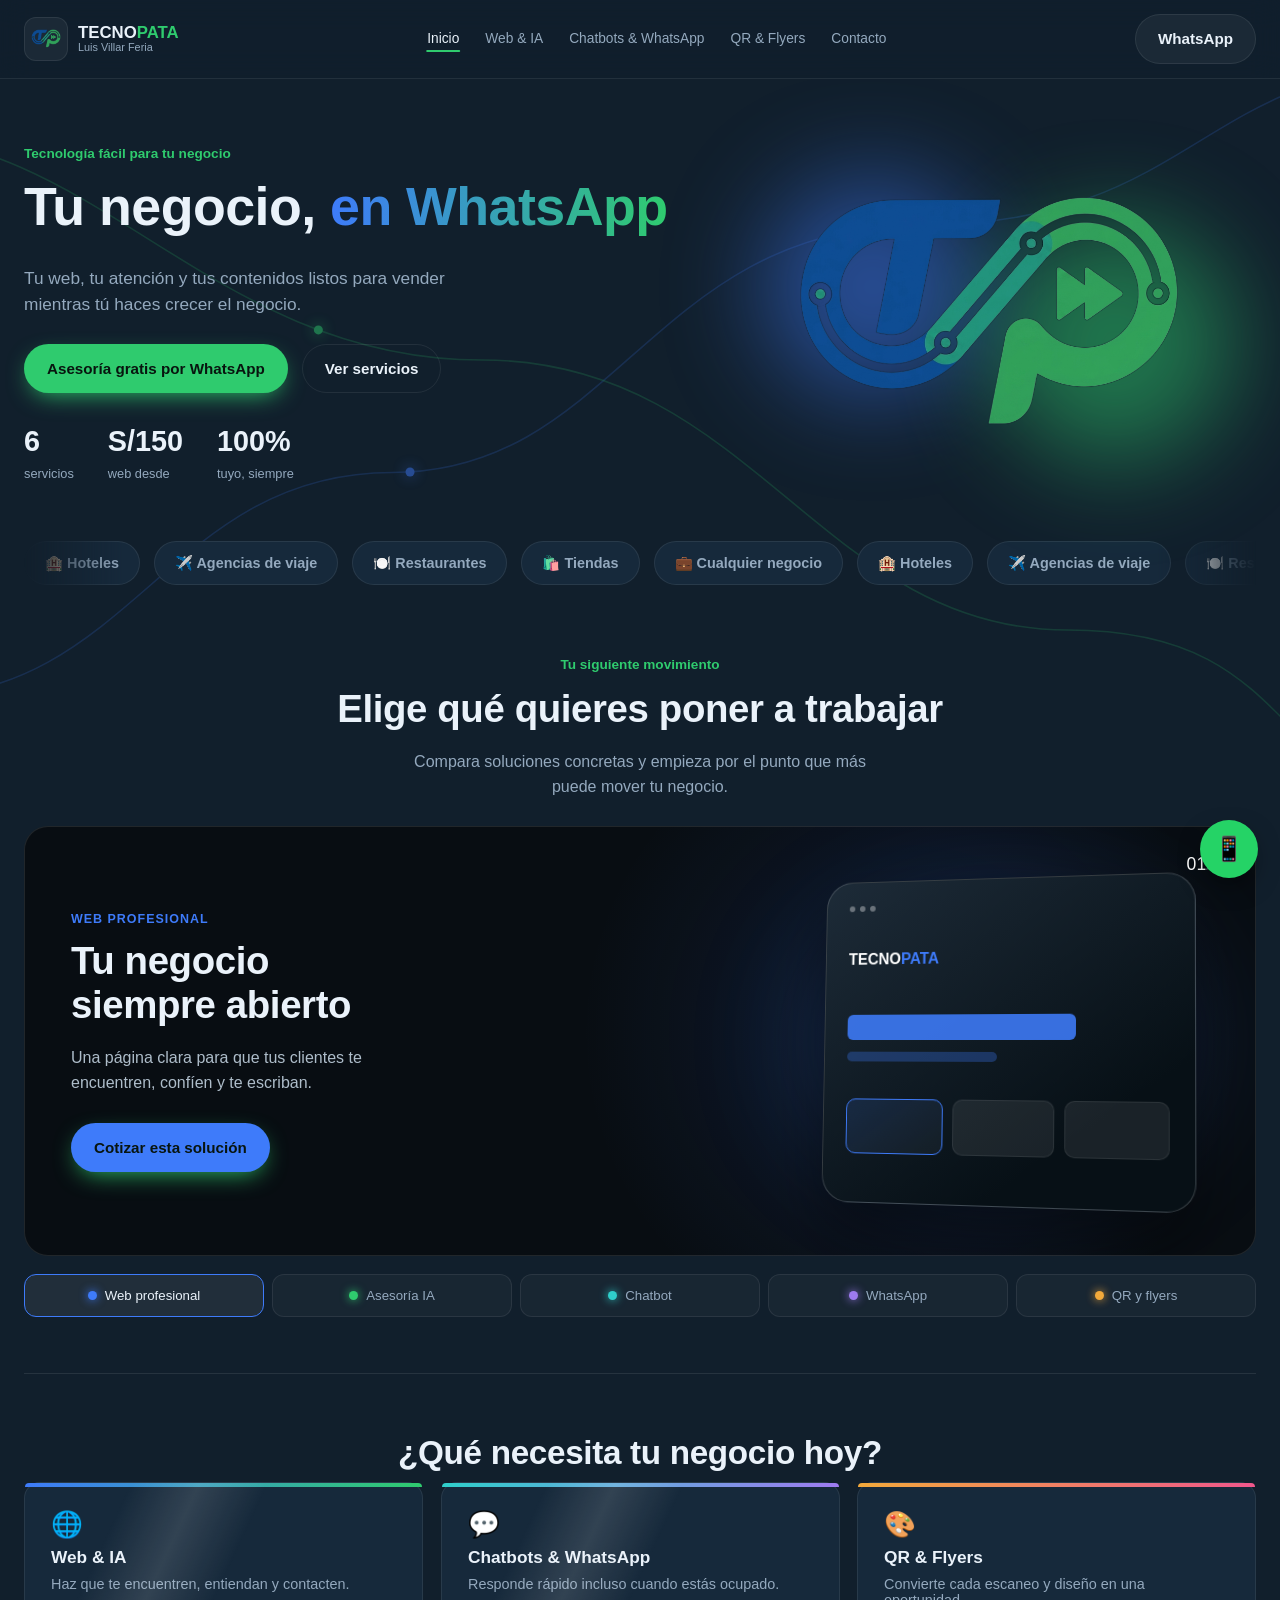
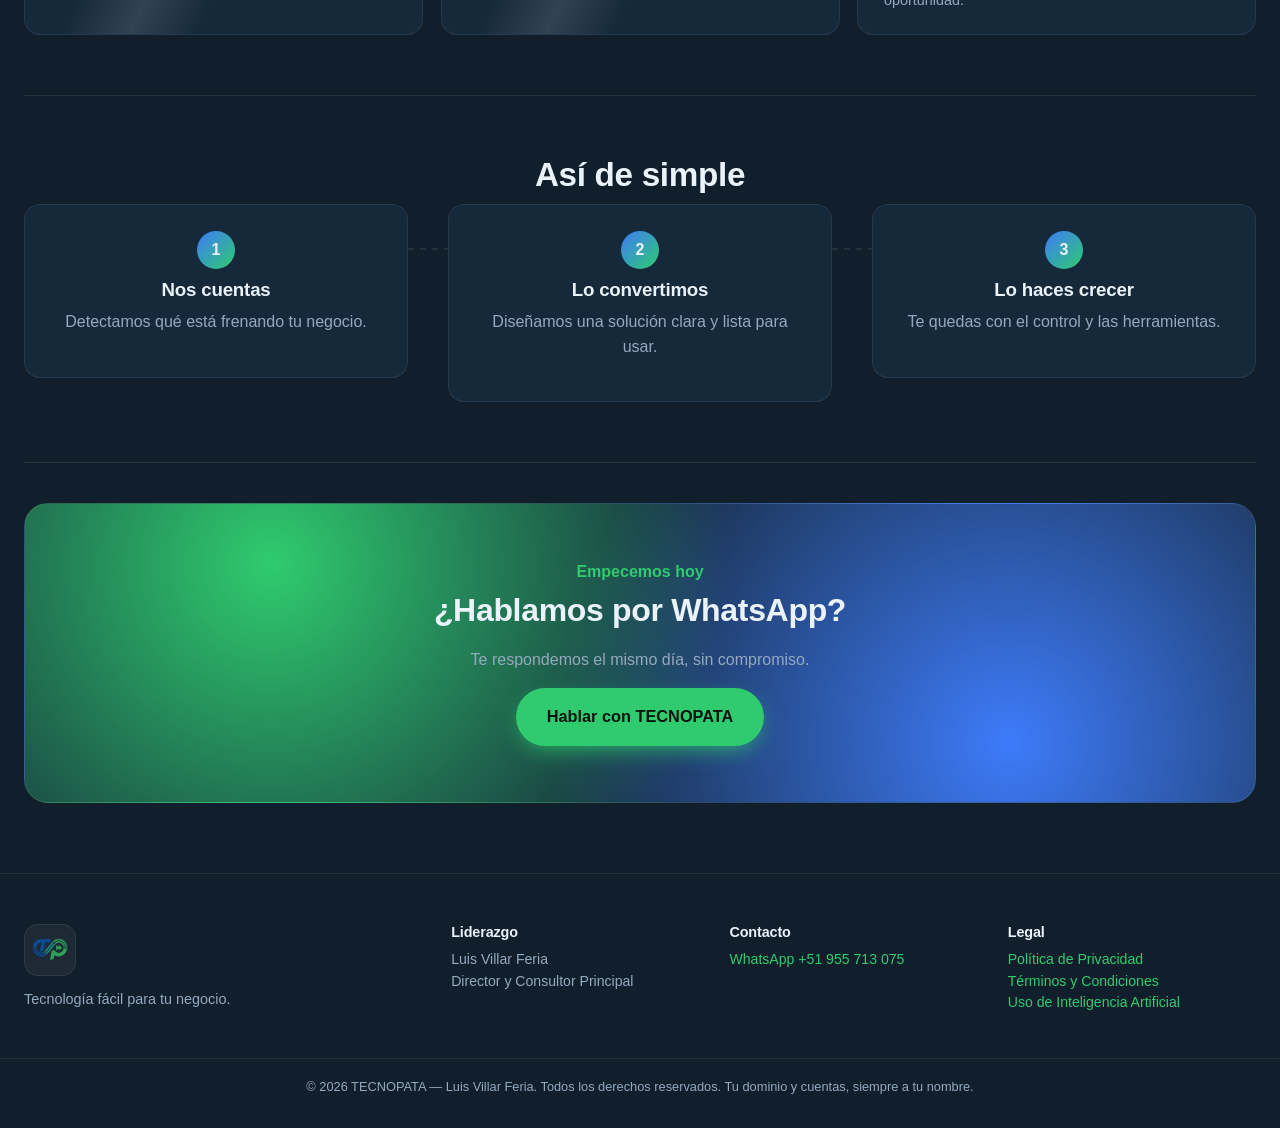
<file: index.html>
<!DOCTYPE html>
<html lang="es">
<head>
<meta charset="UTF-8">
<meta name="viewport" content="width=device-width, initial-scale=1.0">
<title>TECNOPATA — Tecnología fácil para tu negocio</title>
<meta name="description" content="Páginas web, asesoría en IA, chatbots, WhatsApp, códigos QR y flyers. Especialistas en hotelería y turismo, y en negocios de cualquier rubro. Desde S/150.">
<meta name="robots" content="index, follow">
<link rel="canonical" href="https://tecnopata.com/">

<!-- Open Graph / redes sociales -->
<meta property="og:type" content="website">
<meta property="og:site_name" content="TECNOPATA">
<meta property="og:title" content="TECNOPATA — Tecnología fácil para tu negocio">
<meta property="og:description" content="Páginas web, IA, chatbots, WhatsApp, QR y flyers. Especialistas en hotelería y turismo, y en cualquier negocio.">
<meta property="og:image" content="https://tecnopata.com/assets/logo.png">
<meta property="og:url" content="https://tecnopata.com/">
<meta name="twitter:card" content="summary_large_image">

<!-- Seguridad: política de contenido, sin scripts ni marcos externos no autorizados -->
<meta http-equiv="Content-Security-Policy" content="default-src 'self'; img-src 'self' https://images.pexels.com data:; style-src 'self' 'unsafe-inline' https://fonts.googleapis.com; font-src https://fonts.gstatic.com; script-src 'self'; connect-src 'self'; frame-ancestors 'none'; base-uri 'self'; form-action https://wa.me; upgrade-insecure-requests">
<meta name="referrer" content="strict-origin-when-cross-origin">
<meta name="theme-color" content="#111F2C">

<link rel="icon" type="image/png" href="assets/logo_icon.png">
<link rel="preconnect" href="https://fonts.googleapis.com">
<link rel="preconnect" href="https://fonts.gstatic.com" crossorigin>
<link rel="preconnect" href="https://images.pexels.com">
<link href="https://fonts.googleapis.com/css2?family=Space+Grotesk:wght@400;500;600;700&family=Inter:wght@400;500;600;700&display=swap" rel="stylesheet">
<link rel="stylesheet" href="styles.css">
</head>
<body>

<!-- Barra de progreso de lectura -->
<div class="scroll-progress" id="scrollProgress"></div>

<!-- Loader / intro del logo -->
<div class="intro" id="intro" aria-hidden="true">
  <img class="intro-logo" src="assets/logo_icon.png" alt="">
</div>

<!-- Fondo de circuito animado, decorativo -->
<div class="circuit-bg" aria-hidden="true">
  <svg viewBox="0 0 1200 800" preserveAspectRatio="xMidYMid slice">
    <path class="circuit-path circuit-path--blue" d="M -50 620 C 150 620, 180 420, 380 420 S 610 200, 850 200 S 1100 60, 1300 60" />
    <path class="circuit-path circuit-path--green" d="M -80 120 C 120 120, 220 320, 460 320 S 760 560, 980 560 S 1150 720, 1350 720" />
    <circle class="circuit-dot circuit-dot--blue" r="4"><animateMotion dur="9s" repeatCount="indefinite"><mpath href="#p1"/></animateMotion></circle>
    <circle class="circuit-dot circuit-dot--green" r="4"><animateMotion dur="11s" repeatCount="indefinite"><mpath href="#p2"/></animateMotion></circle>
    <path id="p1" d="M -50 620 C 150 620, 180 420, 380 420 S 610 200, 850 200 S 1100 60, 1300 60" fill="none"/>
    <path id="p2" d="M -80 120 C 120 120, 220 320, 460 320 S 760 560, 980 560 S 1150 720, 1350 720" fill="none"/>
  </svg>
</div>

<header class="topbar">
  <div class="topbar__inner">
    <a href="#inicio" class="brand" data-tab-link="inicio">
      <span class="brand__icon-wrap"><img src="assets/logo_icon.png" alt="TECNOPATA" class="brand__icon"></span>
      <span class="brand__text">
        <span class="brand__name">TECNO<span class="brand__accent">PATA</span></span>
        <span class="brand__by">Luis Villar Feria</span>
      </span>
    </a>

    <nav class="nav" id="nav">
      <button class="nav__link is-active" data-tab-link="inicio">Inicio</button>
      <button class="nav__link" data-tab-link="tecnologia" style="--dot:var(--c-web)">Web &amp; IA</button>
      <button class="nav__link" data-tab-link="conversaciones" style="--dot:var(--c-chat)">Chatbots &amp; WhatsApp</button>
      <button class="nav__link" data-tab-link="marketing" style="--dot:var(--c-qr)">QR &amp; Flyers</button>
      <button class="nav__link" data-tab-link="contacto">Contacto</button>
    </nav>

    <a class="btn btn--ghost topbar__cta btn--magnetic" href="https://wa.me/51955713075?text=Hola%2C%20quiero%20saber%20mas%20sobre%20TECNOPATA" target="_blank" rel="noopener noreferrer">WhatsApp</a>

    <button class="burger" id="burger" aria-label="Abrir menú" aria-expanded="false">
      <span></span><span></span><span></span>
    </button>
  </div>
</header>

<main id="main">

  <!-- ================= INICIO ================= -->
  <section class="tab is-active" id="tab-inicio" data-tab="inicio">
    <div class="hero spotlight">
      <div class="hero__text">
        <p class="kicker">Tecnología fácil para tu negocio</p>
        <h1 class="hero__title">
          Tu negocio, <span class="word-swap gradient-text-anim" id="wordSwap">en internet</span>
        </h1>
        <p class="hero__sub">Tu web, tu atención y tus contenidos listos para vender mientras tú haces crecer el negocio.</p>
        <div class="hero__ctas">
          <a class="btn btn--primary btn--magnetic btn--shimmer" href="https://wa.me/51955713075?text=Hola%2C%20quiero%20mi%20asesoria%20gratis%20de%20TECNOPATA" target="_blank" rel="noopener noreferrer">Asesoría gratis por WhatsApp</a>
          <button class="btn btn--outline" data-tab-link="tecnologia">Ver servicios</button>
        </div>
        <div class="hero__stats">
          <div class="stat">
            <span class="stat__num" data-count="6">0</span><span class="stat__label">servicios</span>
            <span class="stat__tooltip">Web, IA, chatbots, WhatsApp, QR y flyers</span>
          </div>
          <div class="stat">
            <span class="stat__num" data-count="150" data-prefix="S/">0</span><span class="stat__label">web desde</span>
            <span class="stat__tooltip">Sube según el diseño y las funciones que pidas</span>
          </div>
          <div class="stat">
            <span class="stat__num" data-count="100" data-suffix="%">0</span><span class="stat__label">tuyo, siempre</span>
            <span class="stat__tooltip">Dominio, cuentas y hosting a tu nombre</span>
          </div>
        </div>
      </div>

      <div class="hero__art" aria-hidden="true">
        <div class="orb orb--blue"></div>
        <div class="orb orb--green"></div>
        <img src="assets/logo_icon.png" alt="" class="hero__logo">
      </div>
    </div>

    <div class="marquee" aria-label="Áreas en las que trabajamos">
      <div class="marquee__track">
        <span class="marquee__item">🏨 Hoteles</span>
        <span class="marquee__item">✈️ Agencias de viaje</span>
        <span class="marquee__item">🍽️ Restaurantes</span>
        <span class="marquee__item">🛍️ Tiendas</span>
        <span class="marquee__item">💼 Cualquier negocio</span>
        <span class="marquee__item">🏨 Hoteles</span>
        <span class="marquee__item">✈️ Agencias de viaje</span>
        <span class="marquee__item">🍽️ Restaurantes</span>
        <span class="marquee__item">🛍️ Tiendas</span>
        <span class="marquee__item">💼 Cualquier negocio</span>
      </div>
    </div>

    <!-- Selector de soluciones con transición tipo producto -->
    <section class="feature-block" aria-labelledby="feature-title">
      <div class="feature-block__intro">
        <p class="kicker">Tu siguiente movimiento</p>
        <h2 id="feature-title">Elige qué quieres poner a trabajar</h2>
        <p>Compara soluciones concretas y empieza por el punto que más puede mover tu negocio.</p>
      </div>

      <div class="feature-product feature--web" data-feature-product>
        <div class="feature-product__copy">
          <p class="feature-product__eyebrow" data-feature-eyebrow>Web profesional</p>
          <h3 data-feature-title>Tu negocio siempre abierto</h3>
          <p data-feature-description>Una página clara para que tus clientes te encuentren, confíen y te escriban.</p>
          <a class="btn btn--primary feature-product__cta" data-feature-link href="https://wa.me/51955713075?text=Hola%2C%20quiero%20cotizar%20mi%20pagina%20web" target="_blank" rel="noopener noreferrer">Cotizar esta solución</a>
        </div>

        <div class="feature-device" aria-hidden="true">
          <div class="feature-device__glow"></div>
          <div class="feature-device__screen">
              <div class="feature-device__topline"><span></span><span></span><span></span></div>
              <div class="feature-device__logo">TECNO<span>PATA</span></div>
              <div class="feature-device__visual feature-device__visual--web">
                <div class="feature-device__hero-line"></div><div class="feature-device__hero-line feature-device__hero-line--short"></div>
                <div class="feature-device__tiles"><span></span><span></span><span></span></div>
              </div>
              <div class="feature-device__visual feature-device__visual--ia">
                <div class="feature-orbit"><i></i><i></i><i></i><b>IA</b></div><p>Tu asistente creativo</p>
              </div>
              <div class="feature-device__visual feature-device__visual--chatbot">
                <div class="feature-bubble feature-bubble--in">¿Cuál es el horario?</div><div class="feature-bubble feature-bubble--out">¡Abrimos hasta las 10!</div><div class="feature-typing"><i></i><i></i><i></i></div>
              </div>
              <div class="feature-device__visual feature-device__visual--whatsapp">
                <div class="feature-wa-head"><b>WhatsApp Business</b><span>•••</span></div><div class="feature-wa-row"><i></i><span>Catálogo</span><b>›</b></div><div class="feature-wa-row"><i></i><span>Ubicación</span><b>›</b></div><div class="feature-wa-row"><i></i><span>Horarios</span><b>›</b></div>
              </div>
              <div class="feature-device__visual feature-device__visual--qr">
                <div class="feature-qr"><i></i><i></i><i></i><i></i><i></i><i></i><i></i><i></i><i></i></div><strong>Escanea y descubre</strong><small>Menú digital · WhatsApp · Catálogo</small>
              </div>
          </div>
        </div>

        <div class="feature-product__index"><span data-feature-index>01</span><span>/ 05</span></div>
      </div>

      <div class="feature-tabs" role="tablist" aria-label="Soluciones de TECNOPATA">
        <button class="feature-tab is-active" type="button" role="tab" aria-selected="true" data-feature="web">
          <span class="feature-tab__swatch feature-tab__swatch--web"></span><span>Web profesional</span>
        </button>
        <button class="feature-tab" type="button" role="tab" aria-selected="false" data-feature="ia">
          <span class="feature-tab__swatch feature-tab__swatch--ia"></span><span>Asesoría IA</span>
        </button>
        <button class="feature-tab" type="button" role="tab" aria-selected="false" data-feature="chatbot">
          <span class="feature-tab__swatch feature-tab__swatch--chatbot"></span><span>Chatbot</span>
        </button>
        <button class="feature-tab" type="button" role="tab" aria-selected="false" data-feature="whatsapp">
          <span class="feature-tab__swatch feature-tab__swatch--whatsapp"></span><span>WhatsApp</span>
        </button>
        <button class="feature-tab" type="button" role="tab" aria-selected="false" data-feature="qr">
          <span class="feature-tab__swatch feature-tab__swatch--qr"></span><span>QR y flyers</span>
        </button>
      </div>
    </section>

    <div class="section-alt">
      <h2 class="section-title">¿Qué necesita tu negocio hoy?</h2>

      <div class="grid-picker">
        <button class="pick-card tilt-card" data-tab-link="tecnologia" style="--c:var(--c-web); --c2:var(--c-ia)">
          <span class="pick-card__icon">🌐</span>
          <span class="pick-card__title">Web &amp; IA</span>
          <span class="pick-card__desc">Haz que te encuentren, entiendan y contacten.</span>
        </button>
        <button class="pick-card tilt-card" data-tab-link="conversaciones" style="--c:var(--c-chat); --c2:var(--c-wa)">
          <span class="pick-card__icon">💬</span>
          <span class="pick-card__title">Chatbots &amp; WhatsApp</span>
          <span class="pick-card__desc">Responde rápido incluso cuando estás ocupado.</span>
        </button>
        <button class="pick-card tilt-card" data-tab-link="marketing" style="--c:var(--c-qr); --c2:var(--c-flyers)">
          <span class="pick-card__icon">🎨</span>
          <span class="pick-card__title">QR &amp; Flyers</span>
          <span class="pick-card__desc">Convierte cada escaneo y diseño en una oportunidad.</span>
        </button>
      </div>
    </div>

    <div class="section-flow">
      <h2 class="section-title">Así de simple</h2>
      <div class="flow">
        <div class="flow__step">
          <span class="flow__num">1</span>
          <h3>Nos cuentas</h3>
          <p>Detectamos qué está frenando tu negocio.</p>
        </div>
        <div class="flow__connector" aria-hidden="true"></div>
        <div class="flow__step">
          <span class="flow__num">2</span>
          <h3>Lo convertimos</h3>
          <p>Diseñamos una solución clara y lista para usar.</p>
        </div>
        <div class="flow__connector" aria-hidden="true"></div>
        <div class="flow__step">
          <span class="flow__num">3</span>
          <h3>Lo haces crecer</h3>
          <p>Te quedas con el control y las herramientas.</p>
        </div>
      </div>
    </div>

    <div class="cta-band" data-accent="mixed">
      <div class="cta-band__inner">
        <p class="cta-band__kicker">Empecemos hoy</p>
        <h2>¿Hablamos por WhatsApp?</h2>
        <p class="cta-band__sub">Te respondemos el mismo día, sin compromiso.</p>
        <a class="btn btn--primary btn--lg btn--magnetic btn--shimmer" href="https://wa.me/51955713075?text=Hola%2C%20quiero%20saber%20mas%20sobre%20TECNOPATA" target="_blank" rel="noopener noreferrer">Hablar con TECNOPATA</a>
      </div>
    </div>
  </section>

  <!-- ================= WEB & IA ================= -->
  <section class="tab tab--duo" id="tab-tecnologia" data-tab="tecnologia" style="--accent:var(--c-web); --accent-b:var(--c-ia); --accent-soft:var(--c-web-soft)">
    <div class="service-hero spotlight">
      <div class="service-hero__text">
        <p class="kicker duo-kicker">Páginas Web &amp; Asesoría IA</p>
        <h1>Una web que trabaja por tu negocio</h1>
        <p class="service-hero__sub">Te construimos una página clara y te enseñamos a usar IA para avanzar más rápido.</p>
        <div class="hero__ctas">
          <a class="btn btn--primary btn--magnetic btn--shimmer" href="https://wa.me/51955713075?text=Hola%2C%20quiero%20saber%20mas%20sobre%20paginas%20web%20y%20asesoria%20IA" target="_blank" rel="noopener noreferrer">Quiero empezar</a>
        </div>
      </div>
      <div class="service-hero__visual">
        <div class="photo-frame photo-frame--duo reveal">
          <img src="https://images.pexels.com/photos/3888151/pexels-photo-3888151.jpeg?auto=compress&cs=tinysrgb&h=900&w=1400" alt="Pantalla de laptop mostrando el código de una página web" loading="lazy">
        </div>
      </div>
    </div>

    <div class="duo-grid">
      <div class="duo-card" style="--dc:var(--c-web); --dc-soft:var(--c-web-soft)">
        <p class="duo-card__eyebrow">Páginas Web</p>
        <h2>Se te encuentra en Google, a cualquier hora</h2>
        <div class="plans plans--single">
          <div class="plan-card plan-card--highlight" style="--accent:var(--c-web)">
            <p class="plan-card__tag">Un solo pago, sin mensualidades</p>
            <h3>Página Web Profesional</h3>
            <p class="plan-card__price">Desde S/150</p>
            <ul class="plan-card__list">
              <li>Diseño a tu medida, no una plantilla genérica</li>
              <li>Dominio y hosting a tu nombre</li>
              <li>El precio final depende del diseño y las funciones que necesites</li>
            </ul>
            <a class="btn btn--primary btn--shimmer" href="https://wa.me/51955713075?text=Hola%2C%20quiero%20cotizar%20mi%20pagina%20web%20%28desde%20S%2F150%29" target="_blank" rel="noopener noreferrer">Cotizar mi página</a>
          </div>
        </div>
      </div>

      <div class="duo-card" style="--dc:var(--c-ia); --dc-soft:var(--c-ia-soft)">
        <p class="duo-card__eyebrow">Asesoría en IA</p>
        <h2>Usa la IA sin perder horas aprendiendo solo</h2>
        <div class="benefit-grid benefit-grid--compact">
          <div class="benefit-card" style="--accent:var(--c-ia)">
            <span class="benefit-card__icon">📝</span>
            <h3>Ahorra tiempo</h3>
            <p>Respuestas y textos, en minutos.</p>
          </div>
          <div class="benefit-card" style="--accent:var(--c-ia)">
            <span class="benefit-card__icon">🎯</span>
            <h3>Automatiza</h3>
            <p>Menos tareas repetitivas a mano.</p>
          </div>
        </div>
        <div class="plans plans--single">
          <div class="plan-card plan-card--highlight" style="--accent:var(--c-ia)">
            <p class="plan-card__tag">Asesoría personalizada</p>
            <h3>Sesión de acompañamiento</h3>
            <p class="plan-card__price">S/10 <span>/ hora</span></p>
            <ul class="plan-card__list">
              <li>Diagnóstico inicial sin costo</li>
              <li>Explicación simple, sin tecnicismos</li>
            </ul>
            <a class="btn btn--primary btn--shimmer" href="https://wa.me/51955713075?text=Hola%2C%20quiero%20una%20sesion%20de%20asesoria%20en%20IA" target="_blank" rel="noopener noreferrer">Reservar mi hora</a>
          </div>
        </div>
      </div>
    </div>
  </section>

  <!-- ================= CHATBOTS & WHATSAPP ================= -->
  <section class="tab tab--duo" id="tab-conversaciones" data-tab="conversaciones" style="--accent:var(--c-chat); --accent-b:var(--c-wa); --accent-soft:var(--c-chat-soft)">
    <div class="service-hero spotlight">
      <div class="service-hero__text">
        <p class="kicker duo-kicker">Chatbots &amp; WhatsApp</p>
        <h1>Responde rápido. Vende incluso cuando estás ocupado</h1>
        <p class="service-hero__sub">Ordenamos tu WhatsApp y sumamos un chatbot para que cada consulta encuentre respuesta.</p>
        <div class="hero__ctas">
          <a class="btn btn--primary btn--magnetic btn--shimmer" href="https://wa.me/51955713075?text=Hola%2C%20quiero%20saber%20mas%20sobre%20chatbots%20y%20WhatsApp" target="_blank" rel="noopener noreferrer">Quiero organizarme</a>
        </div>
      </div>
      <div class="service-hero__visual">
        <div class="photo-frame photo-frame--duo reveal">
          <img src="https://images.pexels.com/photos/8867434/pexels-photo-8867434.jpeg?auto=compress&cs=tinysrgb&h=900&w=1400" alt="Persona sonriente atendiendo consultas de clientes con un headset" loading="lazy">
        </div>
      </div>
    </div>

    <div class="duo-grid">
      <div class="duo-card" style="--dc:var(--c-chat); --dc-soft:var(--c-chat-soft)">
        <p class="duo-card__eyebrow">Chatbots</p>
        <h2>Responde, incluso a las 11 de la noche</h2>
        <div class="chat-mock">
          <div class="chat-bubble chat-bubble--in">Hola, ¿tienen delivery?</div>
          <div class="chat-bubble chat-bubble--out">¡Sí! Cuéntame tu distrito 📍</div>
          <div class="chat-bubble chat-bubble--out chat-bubble--typing"><span></span><span></span><span></span></div>
        </div>
        <ul class="mini-list" style="--accent:var(--c-chat)">
          <li>Responde horarios, precios y catálogo</li>
          <li>Captura los datos de quien quiere comprar</li>
        </ul>
        <a class="btn btn--outline" href="https://wa.me/51955713075?text=Hola%2C%20quiero%20un%20chatbot%20para%20mi%20negocio" target="_blank" rel="noopener noreferrer">Quiero mi chatbot</a>
      </div>

      <div class="duo-card" style="--dc:var(--c-wa); --dc-soft:var(--c-wa-soft)">
        <p class="duo-card__eyebrow">WhatsApp</p>
        <h2>Que nadie se quede esperando</h2>
        <div class="phone-mock">
          <div class="phone-mock__notch"></div>
          <div class="phone-mock__screen">
            <div class="wa-line wa-line--1"></div>
            <div class="wa-line wa-line--2"></div>
            <div class="wa-pill">Catálogo</div>
            <div class="wa-pill">Ubicación</div>
            <div class="wa-pill">Horarios</div>
          </div>
        </div>
        <ul class="mini-list" style="--accent:var(--c-wa)">
          <li>Mensajes bien organizados para tu equipo</li>
          <li>Todo configurado en tu propia cuenta</li>
        </ul>
        <a class="btn btn--outline" href="https://wa.me/51955713075?text=Hola%2C%20quiero%20ordenar%20mi%20WhatsApp%20Business" target="_blank" rel="noopener noreferrer">Ordenar mi WhatsApp</a>
      </div>
    </div>
  </section>

  <!-- ================= QR & FLYERS ================= -->
  <section class="tab tab--duo" id="tab-marketing" data-tab="marketing" style="--accent:var(--c-qr); --accent-b:var(--c-flyers); --accent-soft:var(--c-qr-soft)">
    <div class="service-hero spotlight">
      <div class="service-hero__text">
        <p class="kicker duo-kicker">Códigos QR &amp; Flyers</p>
        <h1>Haz que cada escaneo te acerque a una venta</h1>
        <p class="service-hero__sub">QR, menús y piezas visuales pensadas para llevar a tu cliente al siguiente paso.</p>
        <div class="hero__ctas">
          <a class="btn btn--primary btn--magnetic btn--shimmer" href="https://wa.me/51955713075?text=Hola%2C%20quiero%20saber%20mas%20sobre%20QR%20y%20flyers" target="_blank" rel="noopener noreferrer">Quiero mi diseño</a>
        </div>
      </div>
      <div class="service-hero__visual">
        <div class="photo-frame photo-frame--duo reveal">
          <img src="https://images.pexels.com/photos/10032377/pexels-photo-10032377.jpeg?auto=compress&cs=tinysrgb&h=900&w=1400" alt="Mesa de restaurante preparada con acceso a menú por código QR" loading="lazy">
        </div>
      </div>
    </div>

    <div class="duo-grid">
      <div class="duo-card" style="--dc:var(--c-qr); --dc-soft:var(--c-qr-soft)">
        <p class="duo-card__eyebrow">Códigos QR</p>
        <h2>Un escaneo y ya ve tu menú</h2>
        <div class="qr-mock qr-mock--inline">
          <div class="qr-scan-line"></div>
        </div>
        <ul class="mini-list" style="--accent:var(--c-qr)">
          <li>Cambia precios sin reimprimir nada</li>
          <li>Lleva a tu local, WhatsApp o catálogo</li>
        </ul>
        <a class="btn btn--outline" href="https://wa.me/51955713075?text=Hola%2C%20quiero%20un%20codigo%20QR%20para%20mi%20negocio" target="_blank" rel="noopener noreferrer">Crear mi código QR</a>
      </div>

      <div class="duo-card" style="--dc:var(--c-flyers); --dc-soft:var(--c-flyers-soft)">
        <p class="duo-card__eyebrow">Flyers y diseño</p>
        <h2>Listos para publicar o imprimir</h2>
        <div class="plans plans--single">
          <div class="plan-card plan-card--highlight" style="--accent:var(--c-flyers)">
            <p class="plan-card__tag">Diseño a tu medida</p>
            <h3>Flyers, menús y redes</h3>
            <p class="plan-card__price">S/15 <span>/ diseño</span></p>
            <ul class="plan-card__list">
              <li>Listo para WhatsApp, Instagram o imprenta</li>
              <li>Publicaciones sueltas desde S/3</li>
            </ul>
            <a class="btn btn--primary btn--shimmer" href="https://wa.me/51955713075?text=Hola%2C%20quiero%20un%20diseno%20de%20flyer%20o%20menu" target="_blank" rel="noopener noreferrer">Pedir este servicio</a>
          </div>
        </div>
      </div>
    </div>
  </section>

  <!-- ================= CONTACTO ================= -->
  <section class="tab" id="tab-contacto" data-tab="contacto">
    <div class="contact contact--simple">
      <p class="kicker">Hablemos</p>
      <h1>Cuéntanos qué necesita tu negocio</h1>
      <p class="service-hero__sub">Respondemos el mismo día, directo por WhatsApp.</p>

      <a class="btn btn--primary btn--lg btn--magnetic btn--shimmer whatsapp-btn" href="https://wa.me/51955713075?text=Hola%2C%20quiero%20saber%20mas%20sobre%20TECNOPATA" target="_blank" rel="noopener noreferrer">
        <span class="whatsapp-btn__icon">📱</span> Escríbenos al +51 955 713 075
      </a>

      <p class="contact__by">Luis Villar Feria — Director de TECNOPATA</p>
    </div>

  </section>

</main>

<footer class="footer">
  <div class="footer__inner">
    <div class="footer__brand">
      <span class="footer__logo-wrap"><img src="assets/logo_icon.png" alt="TECNOPATA" class="footer__logo"></span>
      <p>Tecnología fácil para tu negocio.</p>
    </div>
    <div class="footer__col">
      <h4>Liderazgo</h4>
      <p>Luis Villar Feria<br>Director y Consultor Principal</p>
    </div>
    <div class="footer__col">
      <h4>Contacto</h4>
      <p><a href="https://wa.me/51955713075" target="_blank" rel="noopener noreferrer">WhatsApp +51 955 713 075</a></p>
    </div>
    <div class="footer__col">
      <h4>Legal</h4>
      <p>
        <a href="politica-privacidad.html">Política de Privacidad</a><br>
        <a href="terminos-condiciones.html">Términos y Condiciones</a><br>
        <a href="politica-ia.html">Uso de Inteligencia Artificial</a>
      </p>
    </div>
  </div>
  <div class="footer__bottom">
    <p>© 2026 TECNOPATA — Luis Villar Feria. Todos los derechos reservados. Tu dominio y cuentas, siempre a tu nombre.</p>
  </div>
</footer>

<!-- Animación final, visible únicamente en Contacto -->
<section class="crowd-section" aria-label="Animación de personas">
  <div class="crowd-stage">
    <canvas class="crowd-canvas" data-crowd-canvas aria-hidden="true"></canvas>
  </div>
</section>

<!-- Formulario único para personalizar cada consulta de WhatsApp -->
<div class="lead-modal" id="leadModal" hidden>
  <div class="lead-modal__backdrop" data-lead-close></div>
  <div class="lead-modal__dialog" role="dialog" aria-modal="true" aria-labelledby="leadModalTitle">
    <button class="lead-modal__close" type="button" aria-label="Cerrar formulario" data-lead-close>&times;</button>
    <p class="kicker">Hagámoslo personal</p>
    <h2 id="leadModalTitle">Cuéntanos sobre tu negocio</h2>
    <p class="lead-modal__intro">Con estos datos te respondemos por WhatsApp con una propuesta más precisa.</p>
    <form class="lead-form" id="leadForm">
      <label class="lead-field">Nombre de la persona
        <input type="text" name="personName" autocomplete="name" required placeholder="Ej. Luis Villar">
      </label>
      <label class="lead-field">Nombre del negocio
        <input type="text" name="businessName" autocomplete="organization" required placeholder="Ej. Hotel Central">
      </label>
      <label class="lead-field">Rubro del negocio
        <input type="text" name="businessType" required placeholder="Ej. restaurante, hotel, tienda">
      </label>
      <label class="lead-field">Servicio que quiere
        <select name="service" id="leadService" required>
          <option value="Página Web Profesional">Página Web Profesional</option>
          <option value="Asesoría en IA">Asesoría en IA</option>
          <option value="Chatbot">Chatbot</option>
          <option value="WhatsApp Business">WhatsApp Business</option>
          <option value="Código QR">Código QR</option>
          <option value="Flyers y diseño">Flyers y diseño</option>
          <option value="Consulta general">Consulta general</option>
        </select>
      </label>
      <fieldset class="lead-field lead-field--choice">
        <legend>¿Ya cuenta con una idea?</legend>
        <label><input type="radio" name="hasIdea" value="Sí" required> Sí</label>
        <label><input type="radio" name="hasIdea" value="No"> No</label>
      </fieldset>
      <button class="btn btn--primary btn--lg lead-form__submit" type="submit">Continuar a WhatsApp</button>
    </form>
  </div>
</div>

<!-- Botón flotante de WhatsApp -->
<a class="whatsapp-float" href="https://wa.me/51955713075?text=Hola%2C%20quiero%20saber%20mas%20sobre%20TECNOPATA" target="_blank" rel="noopener noreferrer" aria-label="Escríbenos por WhatsApp">
  <span class="whatsapp-float__icon">📱</span>
</a>

<script src="app.js"></script>
</body>
</html>
</file>
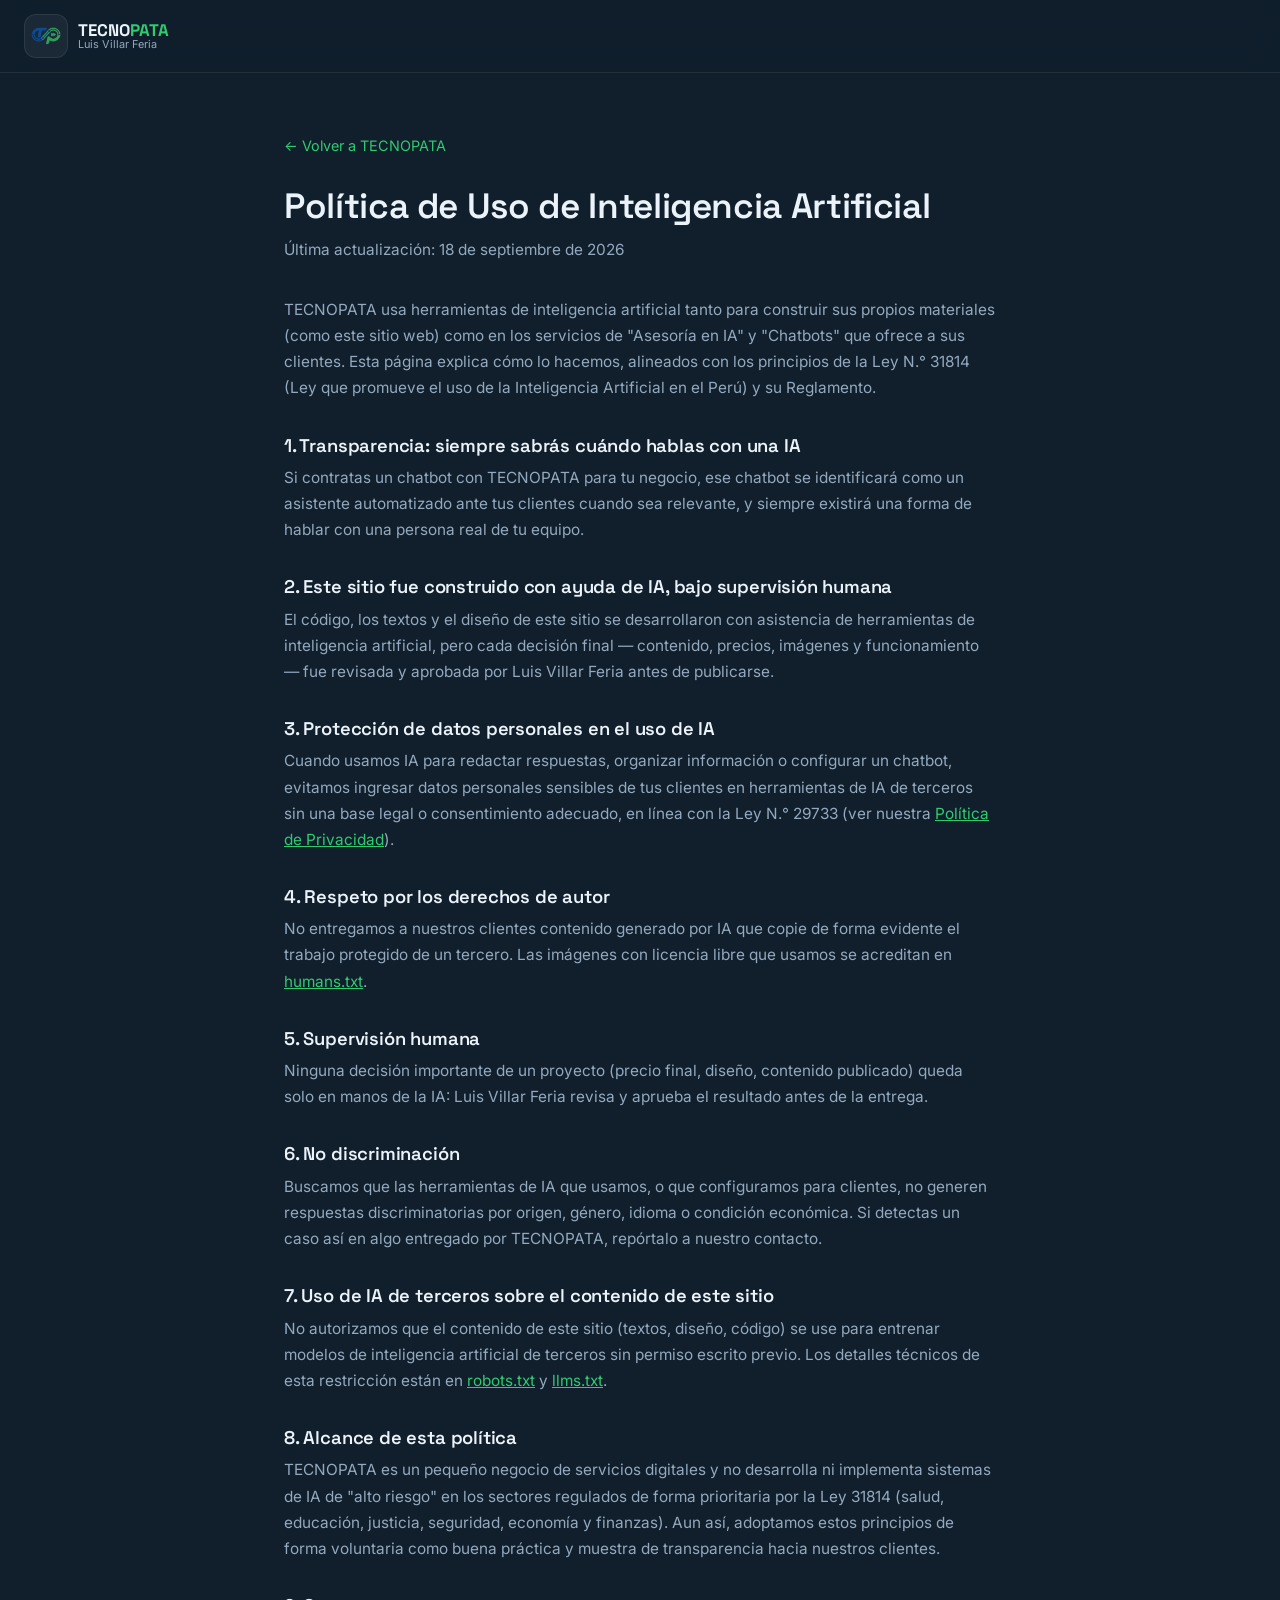
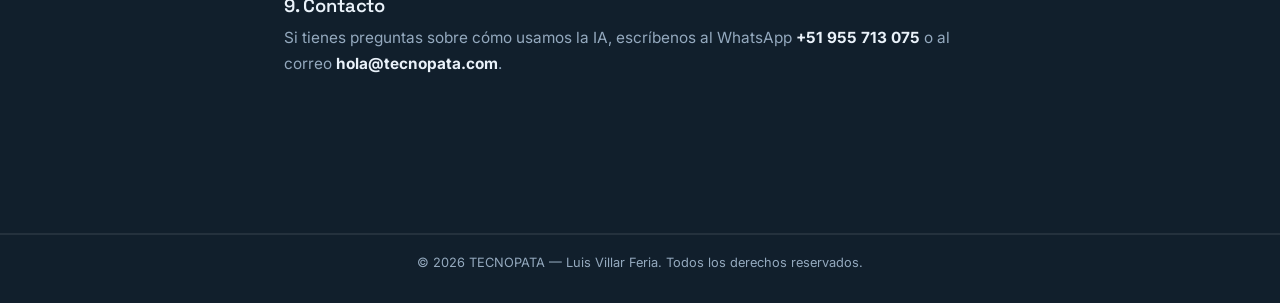
<file: politica-ia.html>
<!DOCTYPE html>
<html lang="es">
<head>
<meta charset="UTF-8">
<meta name="viewport" content="width=device-width, initial-scale=1.0">
<title>Política de Uso de Inteligencia Artificial — TECNOPATA</title>
<meta name="robots" content="index, follow">
<link rel="canonical" href="https://tecnopata.com/politica-ia.html">
<link rel="icon" type="image/png" href="assets/logo_icon.png">
<link rel="preconnect" href="https://fonts.googleapis.com">
<link rel="preconnect" href="https://fonts.gstatic.com" crossorigin>
<link href="https://fonts.googleapis.com/css2?family=Space+Grotesk:wght@400;500;600;700&family=Inter:wght@400;500;600;700&display=swap" rel="stylesheet">
<link rel="stylesheet" href="styles.css">
</head>
<body>

<header class="topbar">
  <div class="topbar__inner">
    <a href="index.html" class="brand">
      <span class="brand__icon-wrap"><img src="assets/logo_icon.png" alt="TECNOPATA" class="brand__icon"></span>
      <span class="brand__text">
        <span class="brand__name">TECNO<span class="brand__accent">PATA</span></span>
        <span class="brand__by">Luis Villar Feria</span>
      </span>
    </a>
  </div>
</header>

<main class="legal-page">
  <a href="index.html" class="legal-page__back">← Volver a TECNOPATA</a>
  <h1>Política de Uso de Inteligencia Artificial</h1>
  <p class="legal-page__updated">Última actualización: 18 de septiembre de 2026</p>

  <p>TECNOPATA usa herramientas de inteligencia artificial tanto para construir sus propios materiales (como este sitio web) como en los servicios de "Asesoría en IA" y "Chatbots" que ofrece a sus clientes. Esta página explica cómo lo hacemos, alineados con los principios de la Ley N.° 31814 (Ley que promueve el uso de la Inteligencia Artificial en el Perú) y su Reglamento.</p>

  <h2>1. Transparencia: siempre sabrás cuándo hablas con una IA</h2>
  <p>Si contratas un chatbot con TECNOPATA para tu negocio, ese chatbot se identificará como un asistente automatizado ante tus clientes cuando sea relevante, y siempre existirá una forma de hablar con una persona real de tu equipo.</p>

  <h2>2. Este sitio fue construido con ayuda de IA, bajo supervisión humana</h2>
  <p>El código, los textos y el diseño de este sitio se desarrollaron con asistencia de herramientas de inteligencia artificial, pero cada decisión final — contenido, precios, imágenes y funcionamiento — fue revisada y aprobada por Luis Villar Feria antes de publicarse.</p>

  <h2>3. Protección de datos personales en el uso de IA</h2>
  <p>Cuando usamos IA para redactar respuestas, organizar información o configurar un chatbot, evitamos ingresar datos personales sensibles de tus clientes en herramientas de IA de terceros sin una base legal o consentimiento adecuado, en línea con la Ley N.° 29733 (ver nuestra <a href="politica-privacidad.html">Política de Privacidad</a>).</p>

  <h2>4. Respeto por los derechos de autor</h2>
  <p>No entregamos a nuestros clientes contenido generado por IA que copie de forma evidente el trabajo protegido de un tercero. Las imágenes con licencia libre que usamos se acreditan en <a href="humans.txt">humans.txt</a>.</p>

  <h2>5. Supervisión humana</h2>
  <p>Ninguna decisión importante de un proyecto (precio final, diseño, contenido publicado) queda solo en manos de la IA: Luis Villar Feria revisa y aprueba el resultado antes de la entrega.</p>

  <h2>6. No discriminación</h2>
  <p>Buscamos que las herramientas de IA que usamos, o que configuramos para clientes, no generen respuestas discriminatorias por origen, género, idioma o condición económica. Si detectas un caso así en algo entregado por TECNOPATA, repórtalo a nuestro contacto.</p>

  <h2>7. Uso de IA de terceros sobre el contenido de este sitio</h2>
  <p>No autorizamos que el contenido de este sitio (textos, diseño, código) se use para entrenar modelos de inteligencia artificial de terceros sin permiso escrito previo. Los detalles técnicos de esta restricción están en <a href="robots.txt">robots.txt</a> y <a href="llms.txt">llms.txt</a>.</p>

  <h2>8. Alcance de esta política</h2>
  <p>TECNOPATA es un pequeño negocio de servicios digitales y no desarrolla ni implementa sistemas de IA de "alto riesgo" en los sectores regulados de forma prioritaria por la Ley 31814 (salud, educación, justicia, seguridad, economía y finanzas). Aun así, adoptamos estos principios de forma voluntaria como buena práctica y muestra de transparencia hacia nuestros clientes.</p>

  <h2>9. Contacto</h2>
  <p>Si tienes preguntas sobre cómo usamos la IA, escríbenos al WhatsApp <strong>+51 955 713 075</strong> o al correo <strong>hola@tecnopata.com</strong>.</p>
</main>

<footer class="footer">
  <div class="footer__bottom">
    <p>© 2026 TECNOPATA — Luis Villar Feria. Todos los derechos reservados.</p>
  </div>
</footer>

</body>
</html>
</file>
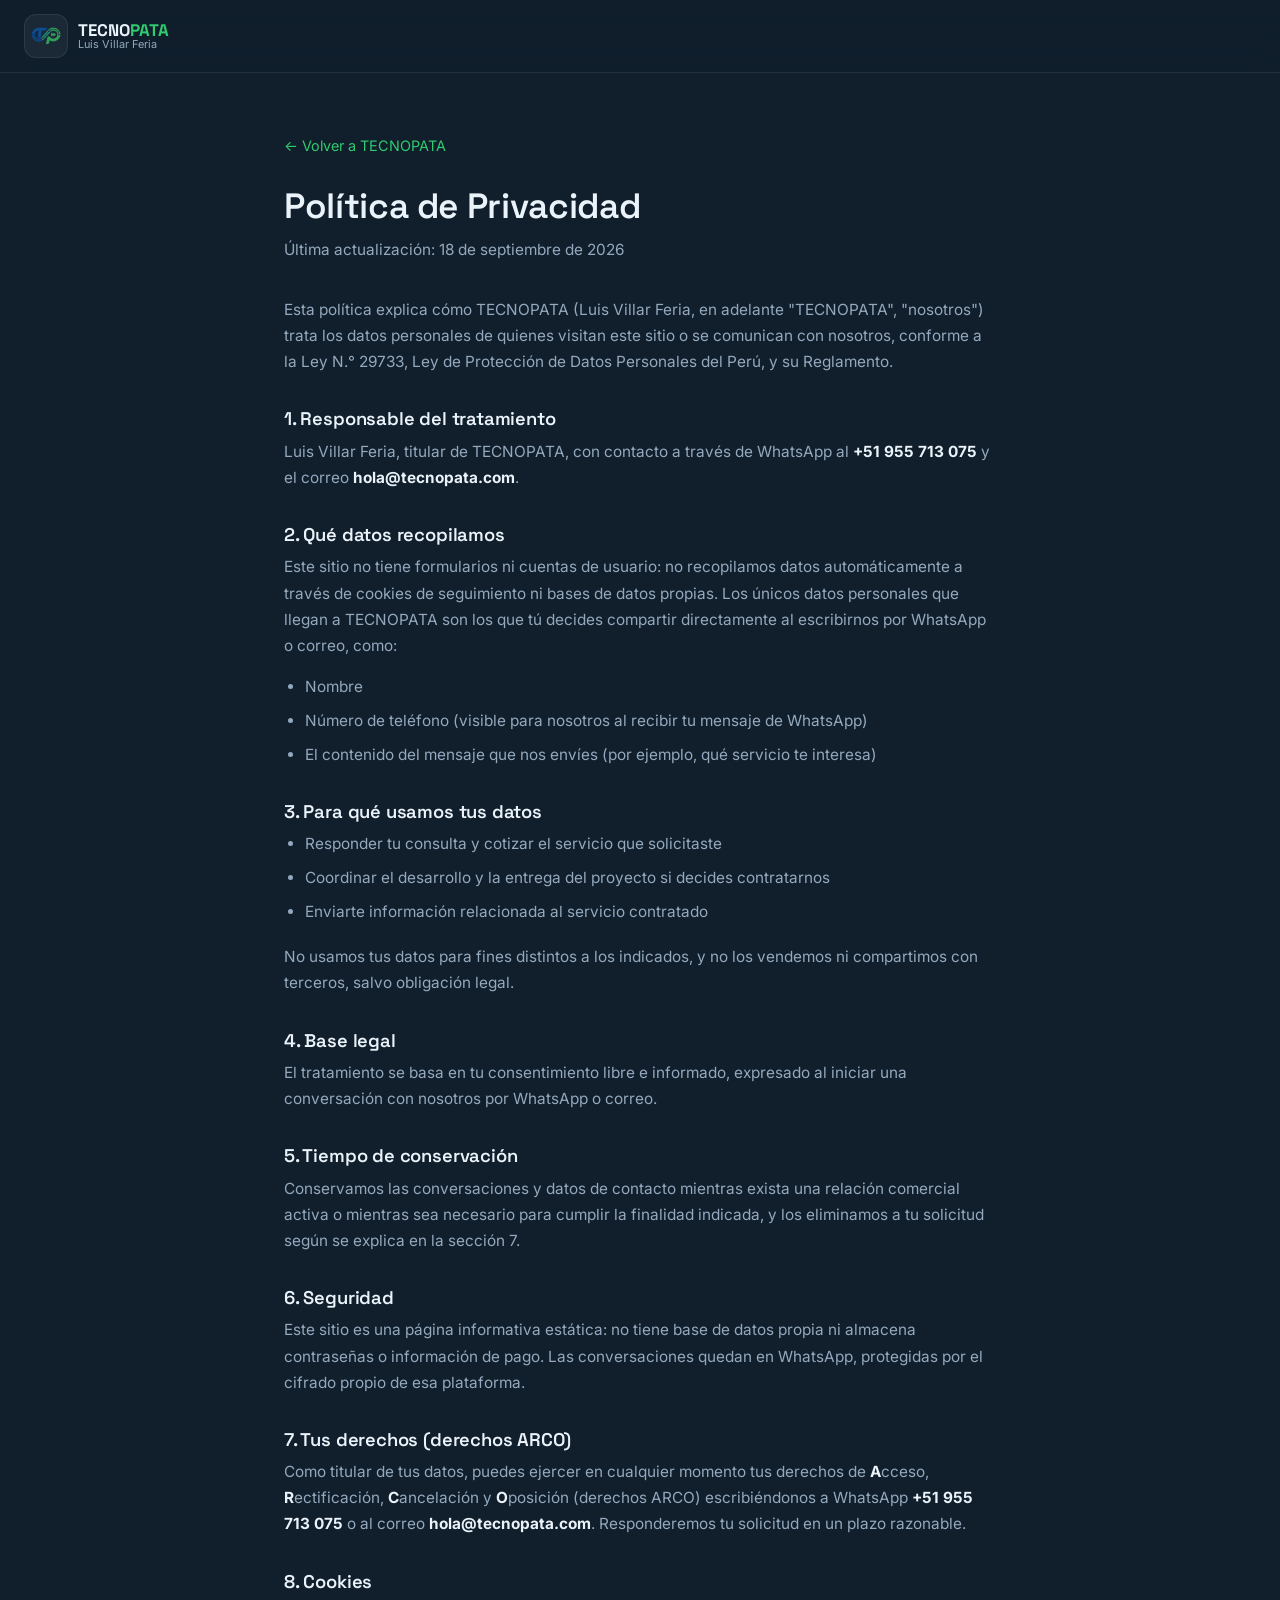
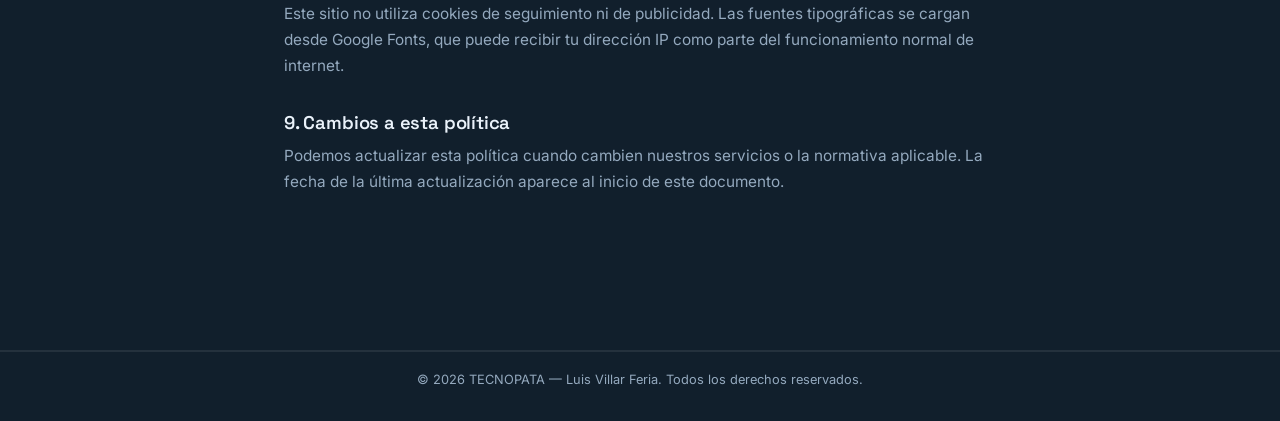
<file: politica-privacidad.html>
<!DOCTYPE html>
<html lang="es">
<head>
<meta charset="UTF-8">
<meta name="viewport" content="width=device-width, initial-scale=1.0">
<title>Política de Privacidad — TECNOPATA</title>
<meta name="robots" content="index, follow">
<link rel="canonical" href="https://tecnopata.com/politica-privacidad.html">
<link rel="icon" type="image/png" href="assets/logo_icon.png">
<link rel="preconnect" href="https://fonts.googleapis.com">
<link rel="preconnect" href="https://fonts.gstatic.com" crossorigin>
<link href="https://fonts.googleapis.com/css2?family=Space+Grotesk:wght@400;500;600;700&family=Inter:wght@400;500;600;700&display=swap" rel="stylesheet">
<link rel="stylesheet" href="styles.css">
</head>
<body>

<header class="topbar">
  <div class="topbar__inner">
    <a href="index.html" class="brand">
      <span class="brand__icon-wrap"><img src="assets/logo_icon.png" alt="TECNOPATA" class="brand__icon"></span>
      <span class="brand__text">
        <span class="brand__name">TECNO<span class="brand__accent">PATA</span></span>
        <span class="brand__by">Luis Villar Feria</span>
      </span>
    </a>
  </div>
</header>

<main class="legal-page">
  <a href="index.html" class="legal-page__back">← Volver a TECNOPATA</a>
  <h1>Política de Privacidad</h1>
  <p class="legal-page__updated">Última actualización: 18 de septiembre de 2026</p>

  <p>Esta política explica cómo TECNOPATA (Luis Villar Feria, en adelante "TECNOPATA", "nosotros") trata los datos personales de quienes visitan este sitio o se comunican con nosotros, conforme a la Ley N.° 29733, Ley de Protección de Datos Personales del Perú, y su Reglamento.</p>

  <h2>1. Responsable del tratamiento</h2>
  <p>Luis Villar Feria, titular de TECNOPATA, con contacto a través de WhatsApp al <strong>+51 955 713 075</strong> y el correo <strong>hola@tecnopata.com</strong>.</p>

  <h2>2. Qué datos recopilamos</h2>
  <p>Este sitio no tiene formularios ni cuentas de usuario: no recopilamos datos automáticamente a través de cookies de seguimiento ni bases de datos propias. Los únicos datos personales que llegan a TECNOPATA son los que tú decides compartir directamente al escribirnos por WhatsApp o correo, como:</p>
  <ul>
    <li>Nombre</li>
    <li>Número de teléfono (visible para nosotros al recibir tu mensaje de WhatsApp)</li>
    <li>El contenido del mensaje que nos envíes (por ejemplo, qué servicio te interesa)</li>
  </ul>

  <h2>3. Para qué usamos tus datos</h2>
  <ul>
    <li>Responder tu consulta y cotizar el servicio que solicitaste</li>
    <li>Coordinar el desarrollo y la entrega del proyecto si decides contratarnos</li>
    <li>Enviarte información relacionada al servicio contratado</li>
  </ul>
  <p>No usamos tus datos para fines distintos a los indicados, y no los vendemos ni compartimos con terceros, salvo obligación legal.</p>

  <h2>4. Base legal</h2>
  <p>El tratamiento se basa en tu consentimiento libre e informado, expresado al iniciar una conversación con nosotros por WhatsApp o correo.</p>

  <h2>5. Tiempo de conservación</h2>
  <p>Conservamos las conversaciones y datos de contacto mientras exista una relación comercial activa o mientras sea necesario para cumplir la finalidad indicada, y los eliminamos a tu solicitud según se explica en la sección 7.</p>

  <h2>6. Seguridad</h2>
  <p>Este sitio es una página informativa estática: no tiene base de datos propia ni almacena contraseñas o información de pago. Las conversaciones quedan en WhatsApp, protegidas por el cifrado propio de esa plataforma.</p>

  <h2>7. Tus derechos (derechos ARCO)</h2>
  <p>Como titular de tus datos, puedes ejercer en cualquier momento tus derechos de <strong>A</strong>cceso, <strong>R</strong>ectificación, <strong>C</strong>ancelación y <strong>O</strong>posición (derechos ARCO) escribiéndonos a WhatsApp <strong>+51 955 713 075</strong> o al correo <strong>hola@tecnopata.com</strong>. Responderemos tu solicitud en un plazo razonable.</p>

  <h2>8. Cookies</h2>
  <p>Este sitio no utiliza cookies de seguimiento ni de publicidad. Las fuentes tipográficas se cargan desde Google Fonts, que puede recibir tu dirección IP como parte del funcionamiento normal de internet.</p>

  <h2>9. Cambios a esta política</h2>
  <p>Podemos actualizar esta política cuando cambien nuestros servicios o la normativa aplicable. La fecha de la última actualización aparece al inicio de este documento.</p>
</main>

<footer class="footer">
  <div class="footer__bottom">
    <p>© 2026 TECNOPATA — Luis Villar Feria. Todos los derechos reservados.</p>
  </div>
</footer>

</body>
</html>
</file>
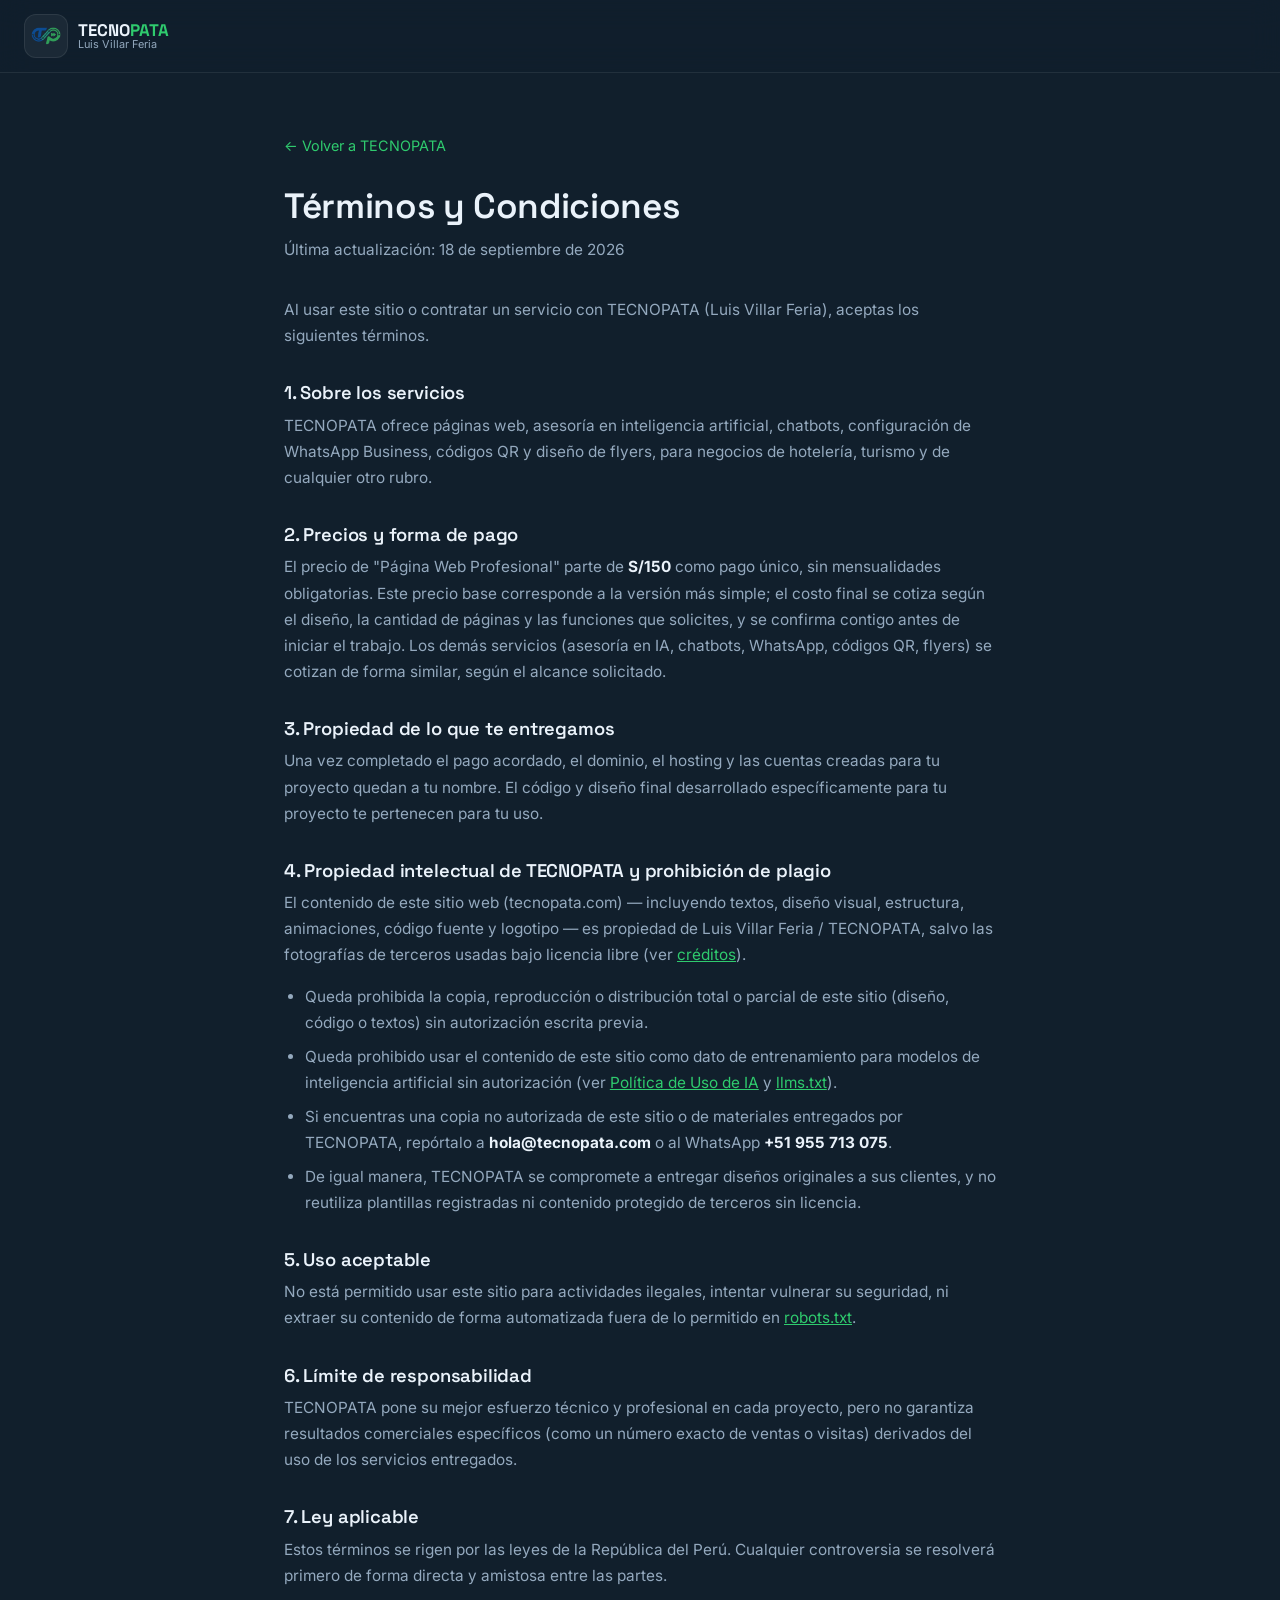
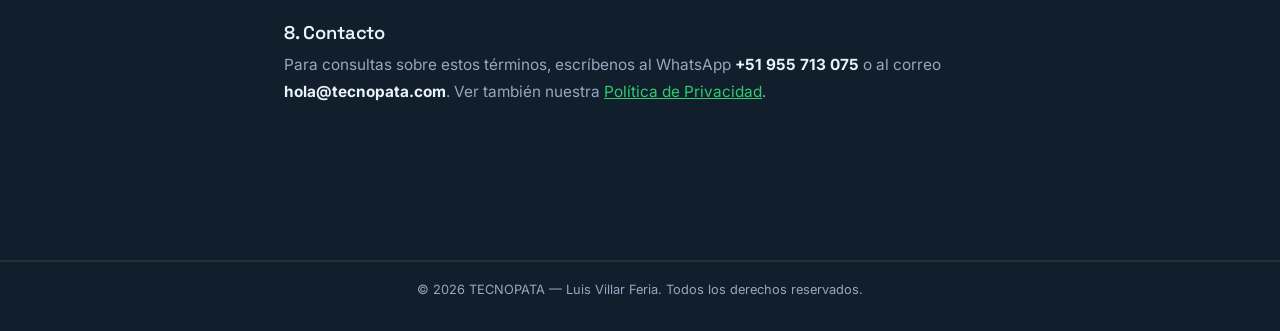
<file: terminos-condiciones.html>
<!DOCTYPE html>
<html lang="es">
<head>
<meta charset="UTF-8">
<meta name="viewport" content="width=device-width, initial-scale=1.0">
<title>Términos y Condiciones — TECNOPATA</title>
<meta name="robots" content="index, follow">
<link rel="canonical" href="https://tecnopata.com/terminos-condiciones.html">
<link rel="icon" type="image/png" href="assets/logo_icon.png">
<link rel="preconnect" href="https://fonts.googleapis.com">
<link rel="preconnect" href="https://fonts.gstatic.com" crossorigin>
<link href="https://fonts.googleapis.com/css2?family=Space+Grotesk:wght@400;500;600;700&family=Inter:wght@400;500;600;700&display=swap" rel="stylesheet">
<link rel="stylesheet" href="styles.css">
</head>
<body>

<header class="topbar">
  <div class="topbar__inner">
    <a href="index.html" class="brand">
      <span class="brand__icon-wrap"><img src="assets/logo_icon.png" alt="TECNOPATA" class="brand__icon"></span>
      <span class="brand__text">
        <span class="brand__name">TECNO<span class="brand__accent">PATA</span></span>
        <span class="brand__by">Luis Villar Feria</span>
      </span>
    </a>
  </div>
</header>

<main class="legal-page">
  <a href="index.html" class="legal-page__back">← Volver a TECNOPATA</a>
  <h1>Términos y Condiciones</h1>
  <p class="legal-page__updated">Última actualización: 18 de septiembre de 2026</p>

  <p>Al usar este sitio o contratar un servicio con TECNOPATA (Luis Villar Feria), aceptas los siguientes términos.</p>

  <h2>1. Sobre los servicios</h2>
  <p>TECNOPATA ofrece páginas web, asesoría en inteligencia artificial, chatbots, configuración de WhatsApp Business, códigos QR y diseño de flyers, para negocios de hotelería, turismo y de cualquier otro rubro.</p>

  <h2>2. Precios y forma de pago</h2>
  <p>El precio de "Página Web Profesional" parte de <strong>S/150</strong> como pago único, sin mensualidades obligatorias. Este precio base corresponde a la versión más simple; el costo final se cotiza según el diseño, la cantidad de páginas y las funciones que solicites, y se confirma contigo antes de iniciar el trabajo. Los demás servicios (asesoría en IA, chatbots, WhatsApp, códigos QR, flyers) se cotizan de forma similar, según el alcance solicitado.</p>

  <h2>3. Propiedad de lo que te entregamos</h2>
  <p>Una vez completado el pago acordado, el dominio, el hosting y las cuentas creadas para tu proyecto quedan a tu nombre. El código y diseño final desarrollado específicamente para tu proyecto te pertenecen para tu uso.</p>

  <h2>4. Propiedad intelectual de TECNOPATA y prohibición de plagio</h2>
  <p>El contenido de este sitio web (tecnopata.com) — incluyendo textos, diseño visual, estructura, animaciones, código fuente y logotipo — es propiedad de Luis Villar Feria / TECNOPATA, salvo las fotografías de terceros usadas bajo licencia libre (ver <a href="humans.txt">créditos</a>).</p>
  <ul>
    <li>Queda prohibida la copia, reproducción o distribución total o parcial de este sitio (diseño, código o textos) sin autorización escrita previa.</li>
    <li>Queda prohibido usar el contenido de este sitio como dato de entrenamiento para modelos de inteligencia artificial sin autorización (ver <a href="politica-ia.html">Política de Uso de IA</a> y <a href="llms.txt">llms.txt</a>).</li>
    <li>Si encuentras una copia no autorizada de este sitio o de materiales entregados por TECNOPATA, repórtalo a <strong>hola@tecnopata.com</strong> o al WhatsApp <strong>+51 955 713 075</strong>.</li>
    <li>De igual manera, TECNOPATA se compromete a entregar diseños originales a sus clientes, y no reutiliza plantillas registradas ni contenido protegido de terceros sin licencia.</li>
  </ul>

  <h2>5. Uso aceptable</h2>
  <p>No está permitido usar este sitio para actividades ilegales, intentar vulnerar su seguridad, ni extraer su contenido de forma automatizada fuera de lo permitido en <a href="robots.txt">robots.txt</a>.</p>

  <h2>6. Límite de responsabilidad</h2>
  <p>TECNOPATA pone su mejor esfuerzo técnico y profesional en cada proyecto, pero no garantiza resultados comerciales específicos (como un número exacto de ventas o visitas) derivados del uso de los servicios entregados.</p>

  <h2>7. Ley aplicable</h2>
  <p>Estos términos se rigen por las leyes de la República del Perú. Cualquier controversia se resolverá primero de forma directa y amistosa entre las partes.</p>

  <h2>8. Contacto</h2>
  <p>Para consultas sobre estos términos, escríbenos al WhatsApp <strong>+51 955 713 075</strong> o al correo <strong>hola@tecnopata.com</strong>. Ver también nuestra <a href="politica-privacidad.html">Política de Privacidad</a>.</p>
</main>

<footer class="footer">
  <div class="footer__bottom">
    <p>© 2026 TECNOPATA — Luis Villar Feria. Todos los derechos reservados.</p>
  </div>
</footer>

</body>
</html>
</file>
<file: styles.css>
/* ===================== TOKENS ===================== */
:root{
  --bg: #111F2C;
  --bg-alt: #0C1822;
  --surface: #16293B;
  --surface-2: #1C3247;
  --line: rgba(255,255,255,0.08);
  --text: #EAF2FA;
  --text-muted: #94A9BE;

  --c-web: #3E7BFA;
  --c-web-soft: rgba(62,123,250,0.14);
  --c-ia: #2FCB6E;
  --c-ia-soft: rgba(47,203,110,0.14);
  --c-chat: #2FCFCB;
  --c-chat-soft: rgba(47,207,203,0.14);
  --c-wa: #9E7BF0;
  --c-wa-soft: rgba(158,123,240,0.16);
  --c-qr: #F2A93B;
  --c-qr-soft: rgba(242,169,59,0.15);
  --c-flyers: #F0578C;
  --c-flyers-soft: rgba(240,87,140,0.15);

  --font-head: 'Space Grotesk', 'Inter', sans-serif;
  --font-body: 'Inter', sans-serif;

  --radius: 16px;
  --ease: cubic-bezier(.22,.9,.3,1);
}

*{ box-sizing:border-box; }
html{ scroll-behavior:smooth; overflow-x:hidden; }
body{
  margin:0;
  background:var(--bg);
  color:var(--text);
  font-family:var(--font-body);
  line-height:1.55;
  -webkit-font-smoothing:antialiased;
  overflow-x:hidden;
}
h1,h2,h3,h4{
  font-family:var(--font-head);
  line-height:1.15;
  margin:0 0 .5em;
  font-weight:600;
  letter-spacing:-0.01em;
}
p{ margin:0 0 1em; color:var(--text-muted); }
a{ color:inherit; }
ul{ padding:0; margin:0; list-style:none; }
img{ max-width:100%; display:block; }
button{ font-family:inherit; cursor:pointer; }

@media (prefers-reduced-motion: reduce){
  *{ animation-duration:0.01ms !important; animation-iteration-count:1 !important; transition-duration:0.01ms !important; scroll-behavior:auto !important; }
}

/* ===================== INTRO ===================== */
.intro{
  position:fixed; inset:0; z-index:999;
  background:var(--bg);
  display:flex; align-items:center; justify-content:center;
  animation: introOut 0.7s var(--ease) 2.5s forwards;
}
.intro-logo{
  width:220px; height:auto;
  opacity:0;
  animation: introIn 1s var(--ease) 0.15s forwards;
}
@keyframes introIn{
  0%{ opacity:0; transform:scale(.85); filter:drop-shadow(0 0 0 rgba(62,123,250,0)); }
  60%{ opacity:1; transform:scale(1.03); }
  100%{ opacity:1; transform:scale(1); filter:drop-shadow(0 0 26px rgba(62,123,250,.35)); }
}
@keyframes introOut{
  to{ opacity:0; visibility:hidden; pointer-events:none; }
}

/* ===================== CIRCUIT BACKGROUND ===================== */
.circuit-bg{
  position:fixed; inset:0; z-index:0; pointer-events:none;
  opacity:.5;
}
.circuit-bg svg{ width:100%; height:100%; }
.circuit-path{ fill:none; stroke-width:1.4; opacity:.35; }
.circuit-path--blue{ stroke:var(--c-web); }
.circuit-path--green{ stroke:var(--c-ia); }
.circuit-dot{ filter:drop-shadow(0 0 6px currentColor); }
.circuit-dot--blue{ fill:var(--c-web); color:var(--c-web); }
.circuit-dot--green{ fill:var(--c-ia); color:var(--c-ia); }

/* ===================== TOPBAR ===================== */
.topbar{
  position:sticky; top:0; z-index:100;
  background:rgba(17,31,44,0.82);
  backdrop-filter:blur(14px);
  border-bottom:1px solid var(--line);
}
.topbar__inner{
  width:100%; max-width:none; margin:0; padding:14px 24px;
  display:flex; align-items:center; gap:24px;
}
.brand{ display:flex; align-items:center; gap:10px; text-decoration:none; background:none; border:none; padding:0; }
.brand__icon-wrap{
  display:flex; align-items:center; justify-content:center;
  width:44px; height:44px; border-radius:12px;
  background:rgba(255,255,255,0.05); border:1px solid var(--line);
  flex-shrink:0;
}
.brand__icon{ width:30px; height:auto; image-rendering:-webkit-optimize-contrast; }
.brand__text{ display:flex; flex-direction:column; line-height:1.1; }
.brand__name{ font-family:var(--font-head); font-weight:700; font-size:1.05rem; color:var(--text); }
.brand__accent{ color:var(--c-ia); }
.brand__by{ font-size:.68rem; color:var(--text-muted); }

.nav{ display:flex; gap:2px; flex:1; justify-content:center; }
.nav__link{
  background:none; border:none; color:var(--text-muted);
  font-size:.86rem; padding:8px 12px; border-radius:99px;
  position:relative; transition:color .25s var(--ease), background .25s var(--ease);
  white-space:nowrap;
}
.nav__link::before{
  content:''; position:absolute; left:50%; bottom:2px; transform:translateX(-50%);
  width:0; height:2px; border-radius:2px; background:var(--dot, var(--c-ia));
  transition:width .25s var(--ease);
}
.nav__link:hover{ color:var(--text); background:rgba(255,255,255,.04); }
.nav__link.is-active{ color:var(--text); }
.nav__link.is-active::before{ width:60%; }

.topbar__cta{ white-space:nowrap; }
.burger{ display:none; flex-direction:column; gap:4px; background:none; border:none; padding:6px; }
.burger span{ width:22px; height:2px; background:var(--text); border-radius:2px; transition:transform .25s var(--ease), opacity .25s var(--ease); }

/* ===================== BUTTONS ===================== */
.btn{
  border-radius:99px; border:1px solid transparent; padding:12px 22px;
  font-size:.95rem; font-weight:600; transition:transform .2s var(--ease), box-shadow .2s var(--ease), background .2s var(--ease), border-color .2s var(--ease);
  display:inline-flex; align-items:center; gap:8px; text-decoration:none; cursor:pointer;
}
.btn--primary{ background:var(--accent, var(--c-ia)); color:#08150f; box-shadow:0 8px 24px -8px var(--accent, var(--c-ia)); }
.btn--primary:hover{ transform:translateY(-2px); box-shadow:0 14px 30px -10px var(--accent, var(--c-ia)); }
.btn--outline{ background:transparent; border-color:var(--line); color:var(--text); }
.btn--outline:hover{ border-color:var(--accent, var(--c-ia)); color:var(--accent, var(--c-ia)); transform:translateY(-2px); }
.btn--ghost{ background:rgba(255,255,255,.05); border-color:var(--line); color:var(--text); }
.btn--ghost:hover{ background:rgba(255,255,255,.09); }
.btn--lg{ padding:15px 30px; font-size:1.02rem; }

/* ===================== MAIN / TABS ===================== */
main{ position:relative; z-index:1; width:100%; max-width:none; margin:0; padding:0 24px; }
.tab{ display:none; }
.tab.is-active{ display:block; animation: tabIn .55s var(--ease); }
@keyframes tabIn{
  from{ opacity:0; transform:translateY(14px); }
  to{ opacity:1; transform:translateY(0); }
}
.tab.is-active .hero__text,
.tab.is-active .service-hero__text,
.tab.is-active .contact--simple{ animation:contentLift .7s var(--ease) both; }
.tab.is-active .hero__art,
.tab.is-active .service-hero__visual{ animation:visualLift .9s var(--ease) .08s both; }
.tab:not(#tab-contacto).is-active .feature-block__intro,
.tab:not(#tab-contacto).is-active .section-alt,
.tab:not(#tab-contacto).is-active .section-flow,
.tab:not(#tab-contacto).is-active .cta-band{ animation:sectionReveal .7s var(--ease) .12s both; }
.tab:not(#tab-contacto).is-active .duo-card,
.tab:not(#tab-contacto).is-active .pick-card,
.tab:not(#tab-contacto).is-active .plan-card,
.tab:not(#tab-contacto).is-active .benefit-card{ animation:cardRise .65s var(--ease) both; }
.tab:not(#tab-contacto).is-active .duo-card:nth-child(2),
.tab:not(#tab-contacto).is-active .pick-card:nth-child(2),
.tab:not(#tab-contacto).is-active .plan-card:nth-child(2),
.tab:not(#tab-contacto).is-active .benefit-card:nth-child(2){ animation-delay:.12s; }
.tab:not(#tab-contacto).is-active .duo-card:nth-child(3),
.tab:not(#tab-contacto).is-active .pick-card:nth-child(3),
.tab:not(#tab-contacto).is-active .plan-card:nth-child(3),
.tab:not(#tab-contacto).is-active .benefit-card:nth-child(3){ animation-delay:.24s; }
@keyframes contentLift{ from{ opacity:0; transform:translateY(18px); } to{ opacity:1; transform:translateY(0); } }
@keyframes visualLift{ from{ opacity:0; transform:translateY(24px) scale(.97); } to{ opacity:1; transform:translateY(0) scale(1); } }
@keyframes sectionReveal{ from{ opacity:0; transform:translateY(24px); } to{ opacity:1; transform:translateY(0); } }
@keyframes cardRise{ from{ opacity:0; transform:translateY(22px); } to{ opacity:1; transform:translateY(0); } }

.kicker{
  font-size:.85rem; font-weight:600; color:var(--c-ia);
  margin-bottom:.9em;
}

/* ===================== HERO (home) ===================== */
.hero{
  display:grid; grid-template-columns:1.1fr .9fr; gap:40px;
  align-items:center; padding:64px 0 40px;
}
.hero__title{ font-size:clamp(2.2rem, 4.2vw, 3.4rem); }
.word-swap{ color:var(--c-web); display:inline-block; }
.hero__sub{ font-size:1.08rem; max-width:46ch; }
.hero__ctas{ display:flex; gap:14px; flex-wrap:wrap; margin:1.6em 0; }
.hero .btn--primary{ --accent:var(--c-ia); }

.hero__stats{ display:flex; gap:34px; margin-top:1.4em; flex-wrap:wrap; }
.stat{ display:flex; flex-direction:column; position:relative; cursor:default; }
.stat__num{ font-family:var(--font-head); font-size:1.8rem; font-weight:700; color:var(--text); }
.stat__label{ font-size:.8rem; color:var(--text-muted); }

/* Tooltip estilo "Vercel" al pasar el mouse sobre cada estadística */
.stat__tooltip{
  position:absolute; bottom:100%; left:0; margin-bottom:10px;
  background:#0a1420; color:var(--text); border:1px solid var(--line);
  padding:8px 12px; border-radius:8px; font-size:.78rem; font-weight:500;
  white-space:nowrap; box-shadow:0 12px 24px -8px rgba(0,0,0,.6);
  opacity:0; transform:translateY(4px); pointer-events:none;
  transition:opacity .18s ease, transform .18s ease;
  z-index:20;
}
.stat__tooltip::after{
  content:''; position:absolute; top:100%; left:16px; width:8px; height:8px;
  background:#0a1420; border-right:1px solid var(--line); border-bottom:1px solid var(--line);
  transform:translateY(-50%) rotate(45deg);
}
.stat:hover .stat__tooltip, .stat:focus-within .stat__tooltip{ opacity:1; transform:translateY(0); }

.hero__art{ position:relative; height:340px; display:flex; align-items:center; justify-content:center; }
.hero__logo{ width:74%; position:relative; z-index:2; animation:floaty 6s ease-in-out infinite; }
@keyframes floaty{ 0%,100%{ transform:translateY(0);} 50%{ transform:translateY(-14px);} }
.orb{ position:absolute; border-radius:50%; filter:blur(50px); opacity:.5; }
.orb--blue{ width:220px; height:220px; background:var(--c-web); top:10%; left:8%; animation:orbMove 9s ease-in-out infinite; }
.orb--green{ width:240px; height:240px; background:var(--c-ia); bottom:6%; right:4%; animation:orbMove 11s ease-in-out infinite reverse; }
@keyframes orbMove{ 0%,100%{ transform:translate(0,0);} 50%{ transform:translate(20px,-20px);} }

/* ===================== SECTION SHELLS ===================== */
.section-alt, .section-flow{ padding:60px 0; }
.tab#tab-inicio .section-alt,.tab#tab-inicio .section-flow{ border-top:1px solid rgba(255,255,255,.09); }
.tab#tab-inicio .section-flow{ border-bottom:1px solid rgba(255,255,255,.09); }
.section-title{ font-size:clamp(1.6rem,2.6vw,2.1rem); text-align:center; margin-bottom:.3em; }
.section-sub{ text-align:center; max-width:52ch; margin:0 auto 2.4em; }

.grid-picker{
  display:grid; grid-template-columns:repeat(3,1fr); gap:18px;
}
.pick-card{
  background:var(--surface); border:1px solid var(--line); border-radius:var(--radius);
  padding:26px; text-align:left; color:var(--text);
  transition:transform .25s var(--ease), border-color .25s var(--ease), box-shadow .25s var(--ease);
  display:flex; flex-direction:column; gap:8px;
}
.pick-card{ position:relative; }
.pick-card::before{
  content:''; position:absolute; left:0; right:0; top:0; height:4px; border-radius:99px 99px 0 0;
  background:linear-gradient(90deg, var(--c), var(--c2, var(--c)));
}
.pick-card:hover{ transform:translateY(-6px); border-color:var(--c); box-shadow:0 16px 34px -18px var(--c); }
.pick-card:focus-visible,.feature-tab:focus-visible,.nav__link:focus-visible,.btn:focus-visible{ outline:2px solid var(--c-ia); outline-offset:4px; }
.pick-card::after,.duo-card::after,.benefit-card::after{ content:''; position:absolute; inset:0; pointer-events:none; border-radius:inherit; background:linear-gradient(115deg,transparent 35%,rgba(255,255,255,.12) 50%,transparent 65%); transform:translateX(-120%); }
.pick-card:hover::after,.duo-card:hover::after,.benefit-card:hover::after{ animation:cardSweep .75s ease; }
@keyframes cardSweep{ to{ transform:translateX(120%); } }
.pick-card__icon{ font-size:1.6rem; }
.pick-card__title{ font-family:var(--font-head); font-weight:700; font-size:1.08rem; }
.pick-card__desc{ font-size:.9rem; color:var(--text-muted); }

/* Flow / process */
.flow{ display:flex; align-items:flex-start; gap:0; }
.flow__step{
  flex:1; background:var(--surface); border:1px solid var(--line); border-radius:var(--radius);
  padding:26px; text-align:center;
  opacity:0; transform:translateY(20px);
  transition:opacity .6s var(--ease), transform .6s var(--ease);
}
.flow__step.in-view{ opacity:1; transform:translateY(0); }
.flow__num{
  display:inline-flex; align-items:center; justify-content:center;
  width:38px; height:38px; border-radius:50%;
  background:linear-gradient(135deg,var(--c-web),var(--c-ia));
  font-family:var(--font-head); font-weight:700; margin-bottom:.6em;
}
.flow__connector{
  width:40px; height:2px; margin-top:44px; flex-shrink:0;
  background:repeating-linear-gradient(90deg, var(--line) 0 6px, transparent 6px 12px);
}
@media (max-width:820px){
  .flow{ flex-direction:column; }
  .flow__connector{ width:2px; height:30px; margin:0 auto; }
}

/* ===================== CTA BAND ===================== */
.cta-band{
  border-radius:24px; margin:40px 0 70px; padding:56px 40px; text-align:center;
  background:
    radial-gradient(circle at 20% 20%, var(--accent, var(--c-ia)) 0%, transparent 45%),
    radial-gradient(circle at 80% 80%, var(--accent-b, var(--c-web)) 0%, transparent 45%),
    var(--surface);
  position:relative; overflow:hidden; border:1px solid var(--line);
}
.cta-band__inner{ position:relative; z-index:1; max-width:640px; margin:0 auto; }
.cta-band__kicker{ font-weight:600; color:var(--accent, var(--c-ia)); margin-bottom:.4em; }
.cta-band h2{ font-size:clamp(1.5rem,2.6vw,2rem); margin-bottom:.6em; }


/* ===================== SERVICE PAGES ===================== */
.service-hero{
  display:grid; grid-template-columns:1.05fr .95fr; gap:40px; align-items:center;
  padding:60px 0 30px;
}
.service-hero h1{ font-size:clamp(1.9rem,3.4vw,2.6rem); }
.service-hero__sub{ font-size:1.05rem; max-width:48ch; }
.service-hero__visual{ display:flex; align-items:center; justify-content:center; min-height:300px; }
.tab:not(#tab-contacto) .service-hero{ position:relative; border-bottom:1px solid rgba(255,255,255,.1); padding-bottom:44px; }
.tab:not(#tab-contacto) .service-hero::after{ content:''; position:absolute; left:0; bottom:-1px; width:32%; max-width:280px; height:2px; background:linear-gradient(90deg,var(--accent),var(--accent-b),transparent); box-shadow:0 0 16px var(--accent); }

.benefit-grid{ display:grid; grid-template-columns:repeat(3,1fr); gap:18px; }
.benefit-card{
  position:relative; overflow:hidden;
  background:var(--surface); border:1px solid var(--line); border-radius:var(--radius);
  padding:26px;
  transition:transform .25s var(--ease), box-shadow .25s var(--ease), border-color .25s var(--ease);
}
.benefit-card:hover{ transform:translateY(-5px); border-color:var(--accent, var(--c-ia)); box-shadow:0 16px 32px -18px var(--accent, var(--c-ia)); }
.benefit-card__icon{ font-size:1.5rem; display:block; margin-bottom:.5em; }
.benefit-card h3{ font-size:1.05rem; }
.benefit-card p{ font-size:.92rem; margin:0; }

/* Plans */
.plans{ display:grid; grid-template-columns:1fr 1fr; gap:22px; padding:20px 0 50px; }
.plans--single{ grid-template-columns:minmax(0,460px); justify-content:center; }
.plan-card{
  background:var(--surface); border:1px solid var(--line); border-radius:20px; padding:32px;
  display:flex; flex-direction:column; gap:14px;
}
.plan-card--highlight{ border-color:var(--accent, var(--c-ia)); box-shadow:0 20px 40px -22px var(--accent, var(--c-ia)); background:linear-gradient(180deg, var(--accent-soft, var(--c-ia-soft)), var(--surface) 40%); }
.plan-card__tag{ font-size:.78rem; text-transform:uppercase; letter-spacing:.06em; color:var(--accent, var(--c-ia)); font-weight:700; margin:0; }
.plan-card__price{ font-family:var(--font-head); font-size:2.1rem; font-weight:700; margin:0; }
.plan-card__price span{ font-size:.9rem; font-weight:500; color:var(--text-muted); }
.plan-card__list li{ padding:8px 0 8px 26px; position:relative; font-size:.93rem; color:var(--text); border-top:1px solid var(--line); }
.plan-card__list li:first-child{ border-top:none; }
.plan-card__list li::before{ content:'✓'; position:absolute; left:0; color:var(--accent, var(--c-ia)); font-weight:700; }
.plan-card .btn{ margin-top:auto; }

@media (max-width:860px){
  .plans{ grid-template-columns:1fr; }
}

/* Browser mock (web page) */
.browser-mock{ width:100%; max-width:420px; background:var(--surface); border:1px solid var(--line); border-radius:14px; overflow:hidden; box-shadow:0 30px 60px -30px rgba(0,0,0,.6); }
.browser-mock__bar{ display:flex; gap:6px; padding:10px 14px; background:var(--surface-2); }
.browser-mock__bar span{ width:9px; height:9px; border-radius:50%; background:var(--line); }
.browser-mock__bar span:nth-child(1){ background:var(--c-flyers); }
.browser-mock__bar span:nth-child(2){ background:var(--c-qr); }
.browser-mock__bar span:nth-child(3){ background:var(--c-ia); }
.browser-mock__body{ padding:22px; }
.bm-line{ height:10px; border-radius:6px; background:var(--line); margin-bottom:12px; animation:shimmer 2.4s ease-in-out infinite; }
.bm-line--title{ width:70%; height:16px; background:var(--c-web); opacity:.7; }
.bm-line.short{ width:45%; }
.bm-card{ height:80px; border-radius:10px; margin-top:16px; background:linear-gradient(120deg, var(--c-web-soft), var(--c-ia-soft)); border:1px solid var(--line); }
@keyframes shimmer{ 0%,100%{ opacity:.6; } 50%{ opacity:1; } }

/* IA orbit visual */
.ia-orbit{ position:relative; width:280px; height:280px; display:flex; align-items:center; justify-content:center; }
.ia-orbit__core{ width:56px; height:56px; border-radius:50%; background:radial-gradient(circle, var(--c-ia), transparent 70%); box-shadow:0 0 40px var(--c-ia); }
.ia-orbit__ring{ position:absolute; border:1px dashed rgba(47,203,110,.35); border-radius:50%; }
.ia-orbit__ring--1{ width:120px; height:120px; animation:spin 8s linear infinite; }
.ia-orbit__ring--2{ width:190px; height:190px; animation:spin 14s linear infinite reverse; }
.ia-orbit__ring--3{ width:260px; height:260px; animation:spin 20s linear infinite; }
.ia-orbit__ring span{ position:absolute; top:-4px; left:50%; width:8px; height:8px; margin-left:-4px; border-radius:50%; background:var(--c-ia); box-shadow:0 0 10px var(--c-ia); }
@keyframes spin{ to{ transform:rotate(360deg); } }

/* Chat mock */
.chat-mock{ width:100%; max-width:360px; display:flex; flex-direction:column; gap:10px; }
.chat-bubble{ padding:12px 16px; border-radius:16px; font-size:.9rem; max-width:80%; opacity:0; animation:bubbleIn .5s var(--ease) forwards; }
.chat-bubble--in{ align-self:flex-start; background:var(--surface-2); border-bottom-left-radius:4px; animation-delay:.1s; }
.chat-bubble--out{ align-self:flex-end; background:var(--c-chat-soft); border:1px solid var(--c-chat); border-bottom-right-radius:4px; animation-delay:.7s; }
.chat-bubble--in ~ .chat-bubble--in{ animation-delay:1.6s; }
.chat-bubble--typing{ animation-delay:2.2s; display:flex; gap:5px; padding:14px 18px; }
.chat-bubble--typing span{ width:6px; height:6px; border-radius:50%; background:var(--c-chat); animation:typingDot 1.2s infinite; }
.chat-bubble--typing span:nth-child(2){ animation-delay:.2s; }
.chat-bubble--typing span:nth-child(3){ animation-delay:.4s; }
@keyframes typingDot{ 0%,60%,100%{ opacity:.3; transform:translateY(0);} 30%{ opacity:1; transform:translateY(-3px);} }
@keyframes bubbleIn{ from{ opacity:0; transform:translateY(10px);} to{ opacity:1; transform:translateY(0);} }

/* WhatsApp phone mock */
.phone-mock{ width:220px; height:400px; background:var(--surface); border:6px solid var(--surface-2); border-radius:34px; position:relative; box-shadow:0 30px 60px -28px rgba(0,0,0,.65); overflow:hidden; }
.phone-mock__notch{ position:absolute; top:0; left:50%; transform:translateX(-50%); width:80px; height:18px; background:var(--surface-2); border-radius:0 0 12px 12px; }
.phone-mock__screen{ padding:36px 16px 16px; display:flex; flex-direction:column; gap:10px; height:100%; }
.wa-line{ height:10px; border-radius:6px; background:var(--line); }
.wa-line--1{ width:80%; }
.wa-line--2{ width:55%; }
.wa-pill{ margin-top:auto; background:var(--c-wa-soft); border:1px solid var(--c-wa); color:var(--text); font-size:.78rem; padding:8px 12px; border-radius:99px; text-align:center; opacity:0; animation:pillIn .5s var(--ease) forwards; }
.wa-pill:nth-of-type(1){ animation-delay:.2s; margin-top:20px; }
.wa-pill:nth-of-type(2){ animation-delay:.5s; }
.wa-pill:nth-of-type(3){ animation-delay:.8s; }
@keyframes pillIn{ from{ opacity:0; transform:translateX(14px);} to{ opacity:1; transform:translateX(0);} }

/* QR mock */
.qr-mock{ position:relative; width:220px; height:220px; border-radius:20px; background:
  repeating-linear-gradient(0deg, var(--surface-2) 0 10px, var(--surface) 10px 20px),
  repeating-linear-gradient(90deg, var(--surface-2) 0 10px, transparent 10px 20px);
  background-blend-mode:multiply;
  border:2px solid var(--c-qr); overflow:hidden;
}
.qr-scan-line{ position:absolute; left:0; right:0; height:3px; background:var(--c-qr); box-shadow:0 0 14px var(--c-qr); animation:scan 2.4s ease-in-out infinite; }
.qr-mock--inline{ width:100%; max-width:200px; height:140px; margin:.8em 0; }
@keyframes scan{ 0%,100%{ top:6%; } 50%{ top:90%; } }

/* Flyer stack */
.flyer-stack{ position:relative; width:220px; height:280px; }
.flyer-card{ position:absolute; inset:0; border-radius:16px; border:1px solid var(--line); box-shadow:0 20px 40px -20px rgba(0,0,0,.6); }
.flyer-card--1{ background:linear-gradient(160deg, var(--c-flyers-soft), var(--surface)); animation:cardFloat1 6s ease-in-out infinite; }
.flyer-card--2{ background:linear-gradient(160deg, var(--c-qr-soft), var(--surface)); z-index:2; animation:cardFloat2 7s ease-in-out infinite .3s; }
.flyer-card--3{ background:linear-gradient(160deg, var(--c-web-soft), var(--surface)); animation:cardFloat3 8s ease-in-out infinite .6s; }
@keyframes cardFloat1{ 0%,100%{ transform:rotate(-9deg) translateX(-18px) translateY(0);} 50%{ transform:rotate(-9deg) translateX(-18px) translateY(-10px);} }
@keyframes cardFloat2{ 0%,100%{ transform:rotate(3deg) translateY(0);} 50%{ transform:rotate(3deg) translateY(-10px);} }
@keyframes cardFloat3{ 0%,100%{ transform:rotate(14deg) translateX(18px) translateY(0);} 50%{ transform:rotate(14deg) translateX(18px) translateY(-10px);} }

/* ===================== CONTACT (simple, WhatsApp-first) ===================== */
.contact--simple{
  max-width:640px; margin:0 auto; padding:62px 24px 12px; text-align:center; position:relative; z-index:2;
}
.contact--simple .kicker{ justify-content:center; }
.contact--simple h1{ font-size:clamp(1.8rem,3.2vw,2.4rem); }
.whatsapp-btn{
  margin-top:1em; background:#25D366; color:#08150f; border:none;
  box-shadow:0 10px 30px -8px rgba(37,211,102,.6);
}
.whatsapp-btn:hover{ transform:translateY(-2px); box-shadow:0 16px 36px -8px rgba(37,211,102,.7); }
.whatsapp-btn__icon{ font-size:1.15rem; }
.contact__by{ margin-top:.85em; font-size:.9rem; color:var(--text-muted); }

/* Floating WhatsApp button, visible on every tab */
.whatsapp-float{
  position:fixed; right:22px; bottom:22px; z-index:200;
  width:58px; height:58px; border-radius:50%; background:#25D366;
  display:flex; align-items:center; justify-content:center;
  font-size:1.5rem; text-decoration:none; box-shadow:0 10px 26px -6px rgba(0,0,0,.5);
  animation:pulseWA 2.6s ease-in-out infinite;
  transition:transform .2s var(--ease);
}
.whatsapp-float:hover{ transform:scale(1.08); }
@keyframes pulseWA{
  0%,100%{ box-shadow:0 10px 26px -6px rgba(0,0,0,.5), 0 0 0 0 rgba(37,211,102,.55); }
  50%{ box-shadow:0 10px 26px -6px rgba(0,0,0,.5), 0 0 0 12px rgba(37,211,102,0); }
}
@media (max-width:600px){
  .whatsapp-float{ right:16px; bottom:16px; width:52px; height:52px; font-size:1.3rem; }
}

/* ===================== LEAD FORM MODAL ===================== */
body.modal-open{ overflow:hidden; }
.lead-modal{ position:fixed; inset:0; z-index:500; display:grid; place-items:center; padding:20px; }
.lead-modal[hidden]{ display:none; }
.lead-modal__backdrop{ position:absolute; inset:0; background:rgba(4,11,18,.78); backdrop-filter:blur(12px); }
.lead-modal__dialog{ width:min(100%,560px); max-height:calc(100vh - 40px); overflow:auto; position:relative; z-index:1; padding:34px; border:1px solid rgba(47,203,110,.45); border-radius:22px; background:linear-gradient(145deg,rgba(22,41,59,.98),rgba(8,18,28,.98)); box-shadow:0 25px 90px rgba(0,0,0,.65),0 0 40px rgba(47,203,110,.12); animation:modalRise .35s var(--ease); }
.lead-modal__dialog h2{ font-size:clamp(1.65rem,4vw,2.2rem); margin-bottom:.35em; }.lead-modal__intro{ font-size:.92rem; max-width:46ch; }.lead-modal__close{ position:absolute; top:14px; right:16px; width:34px; height:34px; border:1px solid var(--line); border-radius:50%; background:rgba(255,255,255,.05); color:var(--text); font-size:1.45rem; line-height:1; }.lead-modal__close:hover{ border-color:var(--c-ia); color:var(--c-ia); }
.lead-form{ display:grid; grid-template-columns:1fr 1fr; gap:14px; margin-top:22px; }.lead-field{ display:flex; flex-direction:column; gap:7px; color:var(--text); font-size:.82rem; font-weight:600; }.lead-field input,.lead-field select{ width:100%; padding:12px 13px; border:1px solid var(--line); border-radius:10px; background:#0c1b28; color:var(--text); font:inherit; font-weight:400; outline:none; }.lead-field input::placeholder{ color:#6f8497; }.lead-field input:focus,.lead-field select:focus{ border-color:var(--c-ia); box-shadow:0 0 0 3px var(--c-ia-soft); }.lead-field--choice{ grid-column:1 / -1; flex-direction:row; flex-wrap:wrap; gap:10px 18px; border:0; padding:0; margin:2px 0 4px; }.lead-field--choice legend{ width:100%; padding:0; margin-bottom:1px; }.lead-field--choice label{ display:inline-flex; align-items:center; gap:7px; color:var(--text-muted); font-weight:500; }.lead-field--choice input{ accent-color:var(--c-ia); }.lead-form__submit{ grid-column:1 / -1; justify-content:center; width:100%; margin-top:4px; }
@keyframes modalRise{ from{ opacity:0; transform:translateY(18px) scale(.98); } to{ opacity:1; transform:translateY(0) scale(1); } }
@media (max-width:600px){ .lead-modal{ padding:12px; }.lead-modal__dialog{ padding:28px 18px 20px; border-radius:18px; max-height:calc(100vh - 24px); }.lead-form{ grid-template-columns:1fr; gap:12px; }.lead-field--choice,.lead-form__submit{ grid-column:auto; } }

/* ===================== DUO TABS (Web&IA / Chatbots&WhatsApp / QR&Flyers) ===================== */
.duo-kicker{
  font-size:.95rem; font-weight:700;
  background:linear-gradient(90deg, var(--accent), var(--accent-b));
  -webkit-background-clip:text; background-clip:text; color:transparent;
}
.gradient-text-anim{
  background:linear-gradient(90deg, var(--c-web), var(--c-ia), var(--c-chat), var(--c-web));
  background-size:300% auto;
  -webkit-background-clip:text; background-clip:text; color:transparent;
  animation:gradientShift 6s linear infinite;
  display:inline-block;
}
@keyframes gradientShift{ to{ background-position:300% center; } }

/* Botones con efecto magnético (se acercan levemente al cursor) */
.btn--magnetic{ transition:transform .15s ease-out, box-shadow .2s var(--ease), background .2s var(--ease); }

/* Tarjetas con inclinación 3D suave al pasar el mouse */
.tilt-card{ transition:transform .12s ease-out, border-color .25s var(--ease), box-shadow .25s var(--ease); will-change:transform; }

.photo-frame{
  position:relative; width:100%; max-width:460px; border-radius:22px; overflow:hidden;
  border:1px solid var(--line);
  box-shadow:0 30px 70px -30px rgba(0,0,0,.7);
  animation:photoIn 1s var(--ease);
}
@property --beam-angle{
  syntax:'<angle>'; initial-value:0deg; inherits:false;
}
.photo-frame::after{
  content:''; position:absolute; inset:0; border-radius:22px; padding:2px;
  background:conic-gradient(from var(--beam-angle,0deg), var(--accent), var(--accent-b), var(--accent));
  -webkit-mask:linear-gradient(#000 0 0) content-box, linear-gradient(#000 0 0);
  -webkit-mask-composite:xor; mask-composite:exclude;
  opacity:.95; pointer-events:none;
  animation:beamSpin 6s linear infinite;
}
@keyframes beamSpin{ to{ --beam-angle:360deg; } }
.photo-frame img{
  width:100%; height:320px; object-fit:cover; object-position:center 44%; display:block;
  filter:saturate(.96) contrast(1.04); will-change:transform,filter;
  animation:photoZoom 14s ease-in-out infinite alternate;
  transition:filter .35s ease, transform .7s var(--ease);
}
.photo-frame:hover img{ filter:saturate(1.2) contrast(1.05); transform:scale(1.06); }
@keyframes photoZoom{ from{ transform:scale(1); } to{ transform:scale(1.08); } }
@keyframes photoIn{ from{ opacity:0; transform:translateY(16px) scale(.97); } to{ opacity:1; transform:translateY(0) scale(1); } }

/* Efecto "cortina": un panel de color cubre la foto y se desliza al revelarla */
.photo-frame.reveal::before{
  content:''; position:absolute; inset:0; z-index:3; border-radius:22px;
  background:linear-gradient(120deg, var(--accent), var(--accent-b));
  transition:transform 1s var(--ease);
}
.photo-frame.reveal.is-revealed::before{ transform:translateX(101%); }
.photo-frame--sectors.reveal::before{ transition-delay:1.7s; }

.duo-grid{ display:grid; grid-template-columns:1fr 1fr; gap:24px; padding:20px 0 50px; }
.tab:not(#tab-contacto) .duo-grid{ position:relative; border-bottom:1px solid rgba(255,255,255,.1); padding-bottom:42px; }
.tab:not(#tab-contacto) .duo-grid::after{ content:''; position:absolute; right:0; bottom:-1px; width:26%; max-width:220px; height:2px; background:linear-gradient(90deg,transparent,var(--accent),var(--accent-b)); box-shadow:0 0 14px var(--accent); }
.duo-card{
  position:relative; overflow:hidden;
  background:linear-gradient(180deg, var(--dc-soft), transparent 30%), var(--surface);
  border:1px solid var(--line); border-radius:22px; padding:32px;
}
.duo-card__eyebrow{
  display:inline-block; font-size:.78rem; font-weight:700; text-transform:uppercase; letter-spacing:.06em;
  color:var(--dc); background:var(--dc-soft); padding:5px 12px; border-radius:99px; margin-bottom:1em;
}
.duo-card h2{ font-size:1.35rem; }
.mini-list{ display:flex; flex-direction:column; gap:10px; margin:1.2em 0; }
.mini-list li{ padding-left:24px; position:relative; font-size:.92rem; }
.mini-list li::before{ content:'✓'; position:absolute; left:0; color:var(--accent, var(--c-ia)); font-weight:700; }
.benefit-grid--compact{ grid-template-columns:1fr 1fr; gap:12px; margin-bottom:1.2em; }
.benefit-grid--compact .benefit-card{ padding:18px; }
.benefit-grid--compact .benefit-card h3{ font-size:.95rem; }
.benefit-grid--compact .benefit-card p{ font-size:.85rem; }

@media (max-width:900px){
  .duo-grid{ grid-template-columns:1fr; }
}

/* ===================== SECTORS (especialidad hotelería/turismo) ===================== */
.sectors{
  display:grid; grid-template-columns:1fr 1fr; gap:40px; align-items:center;
  padding:20px 0 50px;
}
.sectors__sub{ max-width:44ch; }
.photo-frame--sectors{ max-width:520px; margin-left:auto; }
.photo-frame--sectors img{ height:280px; }
@media (max-width:860px){
  .sectors{ grid-template-columns:1fr; }
  .photo-frame--sectors{ margin:0 auto; }
}

/* ===================== FEATURE BLOCK (selector de soluciones) ===================== */
.feature-block{ padding:34px 0 52px; }
.feature-block__intro{ max-width:680px; margin:0 auto 26px; text-align:center; }
.feature-block__intro h2{ font-size:clamp(1.8rem,3vw,2.45rem); }
.feature-block__intro p:last-child{ max-width:52ch; margin-left:auto; margin-right:auto; }
.feature-product{
  --feature-accent:var(--c-web); --feature-accent-soft:var(--c-web-soft);
  min-height:430px; position:relative; overflow:hidden; display:grid;
  grid-template-columns:minmax(220px,.8fr) 1.2fr; align-items:center; gap:20px;
  padding:42px 46px; border:1px solid rgba(255,255,255,.1); border-radius:24px;
  background:radial-gradient(circle at 72% 48%, var(--feature-accent-soft), transparent 36%), #080d12;
  transition:background .45s ease;
}
.feature-product__copy{ position:relative; z-index:2; max-width:310px; }
.feature-product__eyebrow{ color:var(--feature-accent); font-size:.78rem; font-weight:700; text-transform:uppercase; letter-spacing:.08em; margin-bottom:.8em; }
.feature-product h3{ font-size:clamp(1.7rem,3vw,2.5rem); }
.feature-product__copy > p:not(.feature-product__eyebrow){ color:#aebdca; }
.feature-product__cta{ margin-top:.7em; background:var(--feature-accent); }
.feature-device{ width:min(100%,410px); height:330px; justify-self:end; position:relative; perspective:900px; }
.feature-device__glow{ position:absolute; inset:12% 5%; border-radius:50%; background:var(--feature-accent); filter:blur(70px); opacity:.26; transition:background .45s ease; }
.feature-device__screen{ position:absolute; inset:0 4%; overflow:hidden; border:1px solid rgba(255,255,255,.18); border-radius:28px; padding:24px; background:linear-gradient(145deg,#1d2b38,#071016 75%); box-shadow:0 30px 65px rgba(0,0,0,.5); transform:rotateY(-10deg) rotateX(3deg); transition:transform .45s var(--ease), background .45s ease; }
.feature-device__topline{ display:flex; gap:5px; margin-bottom:38px; }
.feature-device__topline span{ width:6px; height:6px; border-radius:50%; background:rgba(255,255,255,.35); }
.feature-device__logo{ font-family:var(--font-head); font-size:1rem; font-weight:700; color:#fff; }
.feature-device__logo span{ color:var(--feature-accent); transition:color .45s ease; }
.feature-device__hero-line{ width:72%; height:26px; margin-top:44px; border-radius:6px; background:var(--feature-accent); opacity:.88; transition:background .45s ease; }
.feature-device__hero-line--short{ width:48%; height:10px; margin-top:12px; opacity:.3; }
.feature-device__tiles{ display:flex; gap:10px; margin-top:38px; }
.feature-device__tiles span{ flex:1; height:56px; border-radius:10px; background:rgba(255,255,255,.08); border:1px solid rgba(255,255,255,.08); }
.feature-device__tiles span:first-child{ background:linear-gradient(145deg,var(--feature-accent-soft),rgba(255,255,255,.04)); border-color:var(--feature-accent); }
.feature-device__visual{ display:none; animation:featureVisualIn .45s var(--ease); }.feature--web .feature-device__visual--web,.feature--ia .feature-device__visual--ia,.feature--chatbot .feature-device__visual--chatbot,.feature--whatsapp .feature-device__visual--whatsapp,.feature--qr .feature-device__visual--qr{ display:block; }
@keyframes featureVisualIn{ from{ opacity:0; transform:translateY(8px); } to{ opacity:1; transform:translateY(0); } }
.feature-orbit{ width:130px; height:130px; position:relative; margin:28px auto 8px; border:1px solid var(--feature-accent); border-radius:50%; box-shadow:0 0 30px var(--feature-accent-soft); }.feature-orbit::before,.feature-orbit::after{ content:''; position:absolute; inset:16px; border:1px dashed var(--feature-accent); border-radius:50%; opacity:.5; }.feature-orbit::after{ inset:34px; }.feature-orbit b{ position:absolute; inset:0; display:grid; place-items:center; color:#fff; font-family:var(--font-head); }.feature-orbit i{ position:absolute; width:8px; height:8px; border-radius:50%; background:var(--feature-accent); box-shadow:0 0 12px var(--feature-accent); }.feature-orbit i:nth-child(1){ top:10px; left:60px; }.feature-orbit i:nth-child(2){ right:13px; bottom:26px; }.feature-orbit i:nth-child(3){ left:18px; bottom:22px; }.feature-device__visual--ia p{ text-align:center; color:#aebdca; font-size:.75rem; }
.feature-bubble{ width:max-content; max-width:85%; padding:8px 11px; margin-top:18px; border-radius:12px; font-size:.72rem; }.feature-bubble--in{ background:rgba(255,255,255,.1); }.feature-bubble--out{ margin:9px 0 0 auto; background:var(--feature-accent); color:#08150f; }.feature-typing{ display:flex; gap:4px; width:max-content; margin:13px 0 0 auto; padding:9px 11px; border-radius:12px; background:var(--feature-accent-soft); }.feature-typing i{ width:4px; height:4px; border-radius:50%; background:var(--feature-accent); animation:featureTyping 1.1s infinite; }.feature-typing i:nth-child(2){ animation-delay:.15s; }.feature-typing i:nth-child(3){ animation-delay:.3s; }
.feature-wa-head{ display:flex; justify-content:space-between; padding:18px 0 13px; border-bottom:1px solid rgba(255,255,255,.12); font-size:.76rem; }.feature-wa-head span{ color:var(--feature-accent); }.feature-wa-row{ display:flex; align-items:center; gap:10px; padding:13px 0; border-bottom:1px solid rgba(255,255,255,.08); font-size:.75rem; }.feature-wa-row i{ width:25px; height:25px; border-radius:8px; background:var(--feature-accent-soft); border:1px solid var(--feature-accent); }.feature-wa-row b:last-child{ margin-left:auto; color:var(--feature-accent); font-size:1.1rem; }
.feature-qr{ width:130px; height:130px; display:grid; grid-template-columns:repeat(3,1fr); gap:5px; padding:10px; margin:24px auto 14px; background:#f8faf8; border-radius:12px; transform:rotate(-4deg); }.feature-qr i{ background:#0b1518; border-radius:2px; }.feature-qr i:nth-child(2),.feature-qr i:nth-child(5),.feature-qr i:nth-child(8){ background:var(--feature-accent); }.feature-device__visual--qr strong,.feature-device__visual--qr small{ display:block; text-align:center; }.feature-device__visual--qr strong{ color:#fff; font-size:.8rem; }.feature-device__visual--qr small{ color:#aebdca; font-size:.62rem; margin-top:5px; }
@keyframes featureTyping{ 0%,60%,100%{ transform:translateY(0); opacity:.5; } 30%{ transform:translateY(-3px); opacity:1; } }
.feature-product__index{ position:absolute; right:28px; top:24px; color:#687987; font-family:var(--font-head); font-size:.78rem; }.feature-product__index span:first-child{ color:#fff; font-size:1.1rem; }
.feature-tabs{ display:flex; gap:8px; margin-top:18px; overflow-x:auto; scrollbar-width:none; padding-bottom:4px; }.feature-tabs::-webkit-scrollbar{ display:none; }
.feature-tab{ flex:1; min-width:130px; display:flex; align-items:center; justify-content:center; gap:8px; padding:13px 12px; border:1px solid var(--line); border-radius:12px; background:rgba(255,255,255,.03); color:var(--text-muted); font-size:.83rem; white-space:nowrap; transition:color .25s ease, border-color .25s ease, background .25s ease; }
.feature-tab:hover,.feature-tab.is-active{ color:var(--text); border-color:var(--feature-tab-color,var(--c-web)); background:rgba(255,255,255,.07); }.feature-tab.is-active{ --feature-tab-color:var(--c-web); }
.feature-tab__swatch{ width:9px; height:9px; border-radius:50%; background:var(--feature-tab-color); box-shadow:0 0 10px var(--feature-tab-color); }.feature-tab__swatch--web{ --feature-tab-color:var(--c-web); }.feature-tab__swatch--ia{ --feature-tab-color:var(--c-ia); }.feature-tab__swatch--chatbot{ --feature-tab-color:var(--c-chat); }.feature-tab__swatch--whatsapp{ --feature-tab-color:var(--c-wa); }.feature-tab__swatch--qr{ --feature-tab-color:var(--c-qr); }
.feature-tab.is-active .feature-tab__swatch{ animation:tabPulse 1.8s ease-in-out infinite; }
@keyframes tabPulse{ 0%,100%{ transform:scale(1); opacity:.75; } 50%{ transform:scale(1.45); opacity:1; } }
@media (max-width:700px){ .feature-block{ padding:28px 0 38px; }.feature-product{ grid-template-columns:1fr; min-height:620px; padding:32px 24px; align-content:start; }.feature-product__copy{ max-width:100%; }.feature-device{ width:100%; height:270px; margin-top:22px; justify-self:center; }.feature-device__screen{ transform:rotateY(-5deg) rotateX(2deg); }.feature-product__index{ right:20px; top:20px; } }
@media (prefers-reduced-motion: reduce){ .feature-device__screen{ transform:none; } }

/* ===================== MARQUEE (rubros, cinta infinita) ===================== */
.marquee{
  overflow:hidden; padding:18px 0 34px;
  -webkit-mask-image:linear-gradient(90deg, transparent, #000 8%, #000 92%, transparent);
  mask-image:linear-gradient(90deg, transparent, #000 8%, #000 92%, transparent);
}
.marquee__track{
  display:flex; gap:14px; width:max-content;
  animation:marqueeScroll 22s linear infinite;
  will-change:transform;
}
.marquee__item{
  flex-shrink:0; padding:10px 20px; border-radius:99px;
  background:var(--surface); border:1px solid var(--line);
  font-size:.9rem; font-weight:600; color:var(--text-muted);
  white-space:nowrap;
}
@keyframes marqueeScroll{ from{ transform:translate3d(0,0,0); } to{ transform:translate3d(-50%,0,0); } }

/* ===================== SCROLL PROGRESS BAR ===================== */
.scroll-progress{
  position:fixed; top:0; left:0; height:3px; width:0%;
  background:linear-gradient(90deg, var(--c-web), var(--c-ia), var(--c-chat), var(--c-flyers));
  z-index:300; transition:width .1s linear;
}

/* ===================== SPOTLIGHT (brillo que sigue al cursor) ===================== */
.spotlight{ position:relative; }
.spotlight::before{
  content:''; position:absolute; inset:0; pointer-events:none; z-index:0;
  background:radial-gradient(320px circle at var(--mx,50%) var(--my,20%), rgba(255,255,255,.06), transparent 70%);
  opacity:0; transition:opacity .3s ease;
}
.spotlight:hover::before{ opacity:1; }
.spotlight > *{ position:relative; z-index:1; }

/* ===================== SHIMMER BUTTON (brillo que cruza el botón) ===================== */
.btn--shimmer{ position:relative; overflow:hidden; }
.btn--shimmer::after{
  content:''; position:absolute; top:0; left:-60%; width:40%; height:100%;
  background:linear-gradient(120deg, transparent, rgba(255,255,255,.55), transparent);
  transform:skewX(-20deg);
  animation:shimmerSweep 3.2s ease-in-out infinite;
}
@keyframes shimmerSweep{
  0%{ left:-60%; }
  40%{ left:130%; }
  100%{ left:130%; }
}

/* ===================== FOOTER ===================== */
.footer{ border-top:1px solid var(--line); margin-top:40px; position:relative; z-index:1; }
main:has(#tab-contacto.is-active) + .footer{ margin-top:0; border-top:0; }
.footer__inner{ width:100%; max-width:none; margin:0; padding:50px 24px 30px; display:grid; grid-template-columns:1.6fr 1fr 1fr 1fr; gap:30px; }
.footer__logo-wrap{
  display:inline-flex; align-items:center; justify-content:center;
  width:52px; height:52px; border-radius:14px; margin-bottom:12px;
  background:rgba(255,255,255,0.05); border:1px solid var(--line);
}
.footer__logo{ width:36px; margin-bottom:0; }
.footer__brand p{ max-width:34ch; font-size:.9rem; }
.footer__col h4{ font-size:.9rem; margin-bottom:.6em; }
.footer__col p{ font-size:.88rem; }
.footer__col a{ color:var(--c-ia); text-decoration:none; }
.footer__bottom{ text-align:center; padding:18px 24px; border-top:1px solid var(--line); font-size:.8rem; color:var(--text-muted); }

@media (max-width:760px){
  .footer__inner{ grid-template-columns:1fr; }
}

/* ===================== RESPONSIVE ===================== */
@media (max-width:1080px){
  .nav{ display:none; }
  .burger{ display:flex; }
  .topbar__cta{ display:none; }

  .nav.is-open{
    display:flex; flex-direction:column; position:absolute; top:100%; left:0; right:0;
    background:var(--bg-alt); padding:14px; border-bottom:1px solid var(--line);
    gap:2px;
  }
  .nav.is-open .nav__link{ text-align:left; padding:12px 14px; }
}

@media (max-width:860px){
  .hero, .service-hero{ grid-template-columns:1fr; }
  .hero__art, .service-hero__visual{ order:-1; height:220px; }
  .grid-picker{ grid-template-columns:1fr 1fr; }
  .benefit-grid{ grid-template-columns:1fr; }
}
@media (max-width:560px){
  .grid-picker{ grid-template-columns:1fr; }
  .hero__stats{ gap:20px; }
}

/* ===================== PÁGINAS LEGALES ===================== */
.legal-page{ max-width:760px; margin:0 auto; padding:60px 24px 100px; }
.legal-page__back{ display:inline-flex; align-items:center; gap:6px; color:var(--c-ia); text-decoration:none; font-size:.9rem; margin-bottom:2em; }
.legal-page h1{ font-size:clamp(1.7rem,3vw,2.2rem); margin-bottom:.3em; }
.legal-page__updated{ color:var(--text-muted); font-size:.88rem; margin-bottom:2.2em; }
.legal-page h2{ font-size:1.15rem; margin-top:1.8em; color:var(--text); }
.legal-page p, .legal-page li{ color:var(--text-muted); font-size:.96rem; line-height:1.7; }
.legal-page ul{ padding-left:1.3em; margin-bottom:1.2em; }
.legal-page li{ list-style:disc; margin-bottom:.5em; }
.legal-page strong{ color:var(--text); }
.legal-page a{ color:var(--c-ia); }

/* ===================== AJUSTES FINALES RESPONSIVE ===================== */
@media (max-width:1080px){
  .topbar__inner{ padding-left:18px; padding-right:18px; }
  main{ padding-left:20px; padding-right:20px; }
}

@media (max-width:820px){
  .hero{ gap:18px; padding-top:34px; }
  .hero__art{ height:205px; }
  .hero__logo{ width:58%; }
  .feature-product{ grid-template-columns:1fr; min-height:610px; padding:34px 28px; align-content:start; }
  .feature-product__copy{ max-width:500px; }
  .feature-device{ width:min(100%,440px); height:290px; margin:20px auto 0; justify-self:center; }
  .feature-product__index{ right:24px; top:22px; }
  .duo-card{ padding:26px; }
  .cta-band{ margin-left:0; margin-right:0; }
}

@media (max-width:600px){
  main{ padding-left:16px; padding-right:16px; }
  .topbar__inner{ padding:10px 16px; gap:12px; }
  .brand__icon-wrap{ width:38px; height:38px; border-radius:10px; }
  .brand__icon{ width:26px; }
  .brand__name{ font-size:.96rem; }
  .brand__by{ font-size:.6rem; }
  .burger{ margin-left:auto; }
  .hero{ padding:28px 0 24px; }
  .hero__art{ height:170px; }
  .hero__logo{ width:52%; }
  .orb--blue{ width:150px; height:150px; }
  .orb--green{ width:165px; height:165px; }
  .hero__title{ font-size:clamp(2rem,10vw,2.7rem); }
  .hero__sub{ font-size:1rem; }
  .hero__ctas{ flex-direction:column; align-items:stretch; gap:10px; }
  .hero__ctas .btn{ justify-content:center; text-align:center; }
  .hero__stats{ justify-content:space-between; gap:10px; }
  .stat__num{ font-size:1.45rem; }
  .stat__tooltip{ white-space:normal; width:190px; }
  .marquee{ margin-left:-16px; margin-right:-16px; padding-top:10px; padding-bottom:24px; }
  .marquee__track{ gap:10px; animation-duration:18s; }
  .marquee__item{ padding:9px 14px; font-size:.78rem; }
  .feature-block{ padding-top:22px; }
  .feature-block__intro{ margin-bottom:18px; }
  .feature-block__intro h2{ font-size:1.75rem; }
  .feature-product{ min-height:600px; padding:28px 20px; border-radius:20px; }
  .feature-product h3{ font-size:1.8rem; padding-right:26px; }
  .feature-device{ height:250px; margin-top:22px; }
  .feature-device__screen{ inset:0 1%; padding:20px; border-radius:22px; }
  .feature-device__topline{ margin-bottom:26px; }
  .feature-device__hero-line{ margin-top:30px; }
  .feature-device__tiles{ margin-top:28px; }
  .feature-product__index{ right:18px; top:18px; }
  .feature-tabs{ gap:6px; margin-top:12px; max-width:100%; }
  .feature-tab{ flex:0 0 auto; min-width:auto; padding:11px 12px; font-size:.76rem; }
  .feature-tab__swatch{ width:7px; height:7px; }
  .grid-picker{ gap:12px; }
  .pick-card{ padding:20px; }
  .section-alt,.section-flow{ padding:42px 0; }
  .duo-card{ padding:22px 18px; border-radius:18px; }
  .plans{ padding-bottom:30px; }
  .plan-card{ padding:24px 20px; }
  .cta-band{ padding:42px 20px; border-radius:20px; margin-top:20px; }
  .cta-band .btn{ width:100%; justify-content:center; }
}

@media (max-width:380px){
  .brand__by{ display:none; }
  .hero__stats{ gap:7px; }
  .stat__label{ font-size:.7rem; }
  .feature-product{ padding-left:16px; padding-right:16px; }
  .feature-device{ height:225px; }
  .feature-device__screen{ padding:16px; }
  .feature-tab{ padding-left:10px; padding-right:10px; }
}

/* ===================== CROWD CANVAS ===================== */
.crowd-section{ display:none; width:100%; max-width:none; margin:-43px 0 0; padding:0; position:relative; z-index:1; pointer-events:none; }
.crowd-section.is-visible{ display:block; }
.crowd-stage{ width:100vw; height:460px; position:relative; left:0; margin-left:-24px; overflow:hidden; background:transparent; }
.crowd-canvas{ position:absolute; inset:0; width:100%; height:100%; display:block; }
@media (max-width:600px){ .contact--simple{ padding:48px 16px 10px; }.crowd-section{ margin-top:-35px; }.crowd-stage{ height:380px; margin-left:-16px; } }
</file>
